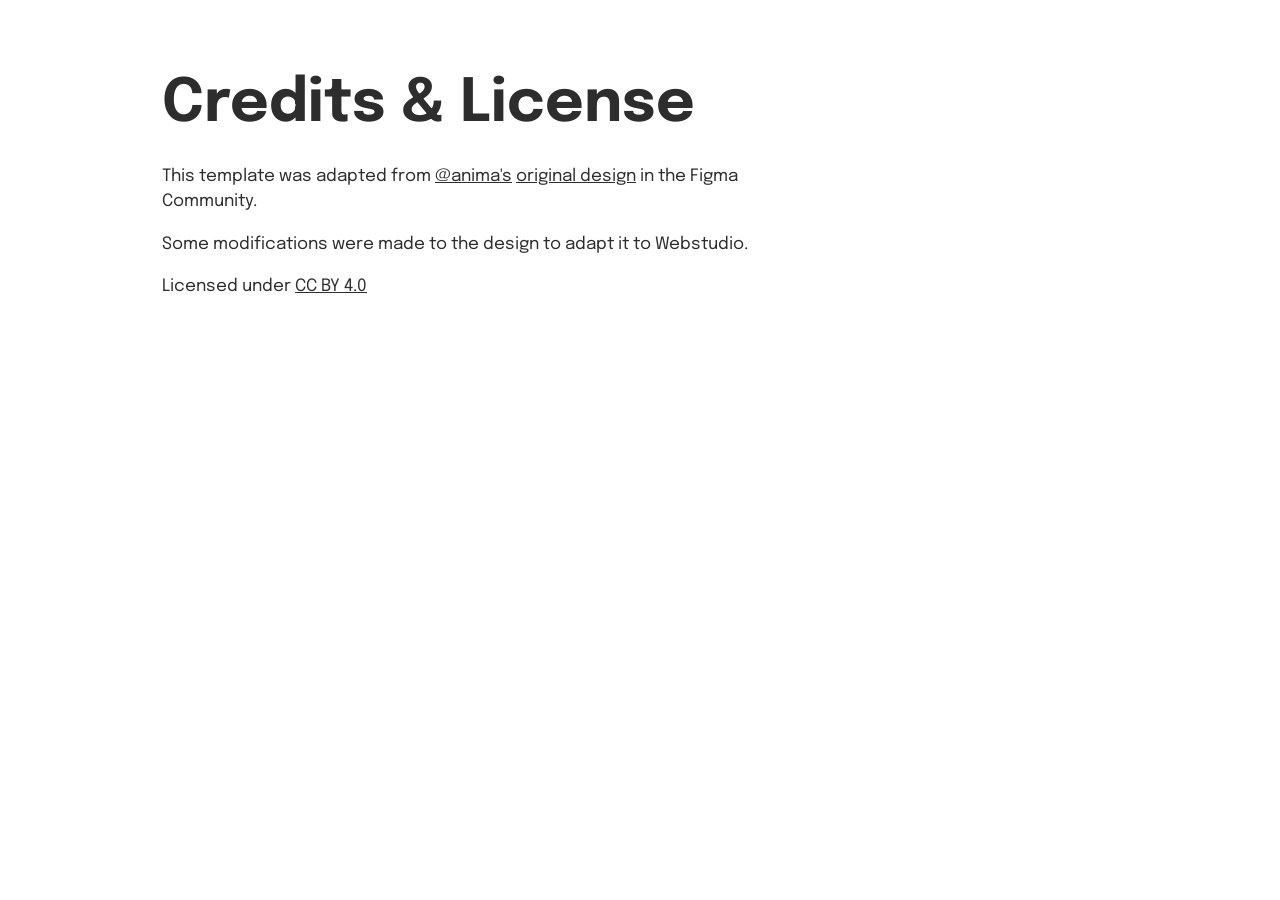
<file: credits/index.html>
<!doctype html>
<html
  lang="en"
  data-ws-project="bce741a2-b051-4b87-af32-7b1d124b80f1"
  data-ws-last-published="2025-10-18T07:23:39.091Z"
>
  <head>
    <link
      rel="stylesheet"
      type="text/css"
      href="/assets/static/app_generated_index-6937cd5a.WGC4df85.css"
    />
    <meta charset="UTF-8" />
    <meta name="viewport" content="width=device-width,initial-scale=1" />
    <meta property="og:url" content="https://url/credits" />
    <title>Credits</title>
    <meta property="og:title" content="Credits" />
    <meta property="og:type" content="website" />
    <meta property="og:site_name" content="Visual Designer" />
    <meta name="robots" content="noindex, nofollow" />
    <meta property="twitter:card" content="summary_large_image" />
    <link rel="icon" href="/assets/logo_r1qaJQiri6sK3rPyq-Sar.svg" />
    <link
      rel="preload"
      href="/assets/Epilogue-VariableFont_wght_UMmD5uKuAMfCr3au74g5m.ttf"
      as="font"
      crossorigin="anonymous"
    />
    <script type="application/ld+json">
      {
        "@context": "https://schema.org",
        "@type": "WebSite",
        "name": "Visual Designer",
        "url": "https://url"
      }
    </script>
  </head>
  <body class="w-body">
    <div class="w-box">
      <main class="w-box">
        <section class="w-box c33xfh3 c1mzb2kd">
          <div
            class="w-box c1357293 c9jnjeu c5tmc3l c1ldum37 czr2pxy c155uc7w cry9bxc c1lfjoq7 cn6056e c1117wcl"
          >
            <h1 class="w-heading c11nr3ex c10r87ok c11dowh9 c32myit cwrra4i">
              Credits &amp; License
            </h1>
            <div class="w-box c1rco612">
              <p class="w-paragraph">
                This template was adapted from
                <a
                  href="https://www.figma.com/@anima"
                  target="_blank"
                  class="w-rich-text-link czdbake cld4m44 c180fws7 c1e9wxra c1c9nyn co9inq6 c18nx7en c13zjl4p cl60rel c1ib9cr2 cnsdrup"
                  >@anima&#x27;s</a
                >
                <a
                  href="https://www.figma.com/community/file/1095695980466714349"
                  target="_blank"
                  class="w-rich-text-link czdbake cld4m44 c180fws7 c1e9wxra c1c9nyn co9inq6 c18nx7en c13zjl4p cl60rel c1ib9cr2 cnsdrup"
                  >original design</a
                >
                in the Figma Community.
              </p>
              <p class="w-paragraph">
                Some modifications were made to the design to adapt it to
                Webstudio.
              </p>
              <p class="w-paragraph">
                Licensed under
                <a
                  href="https://creativecommons.org/licenses/by/4.0/"
                  target="_blank"
                  class="w-rich-text-link czdbake cld4m44 c180fws7 c1e9wxra c1c9nyn co9inq6 c18nx7en c13zjl4p cl60rel c1ib9cr2 cnsdrup"
                  >CC BY 4.0</a
                >
              </p>
            </div>
          </div>
        </section>
      </main>
    </div>
    <script id="vike_pageContext" type="application/json">
      {
        "_urlRewrite": null,
        "pageId": "/pages/credits",
        "routeParams": {},
        "data": {
          "url": "https://url/credits",
          "system": { "params": {}, "search": {}, "origin": "https://url" },
          "resources": {},
          "pageMeta": {
            "title": "Credits",
            "description": "",
            "excludePageFromSearch": true,
            "language": "",
            "socialImageAssetName": "!undefined",
            "socialImageUrl": "",
            "status": 200,
            "redirect": "",
            "custom": []
          }
        }
      }
    </script>
    <script id="vike_globalContext" type="application/json">
      {}
    </script>
    <script
      src="/assets/entries/entry-server-routing.Dtyrmmjp.js"
      type="module"
      async
    ></script>
    <link
      rel="modulepreload"
      href="/assets/entries/pages_credits.W-pGnNh8.js"
      as="script"
      type="text/javascript"
    /><link
      rel="modulepreload"
      href="/assets/chunks/chunk-20czwwt3.js"
      as="script"
      type="text/javascript"
    />
  </body>
</html>
</file>
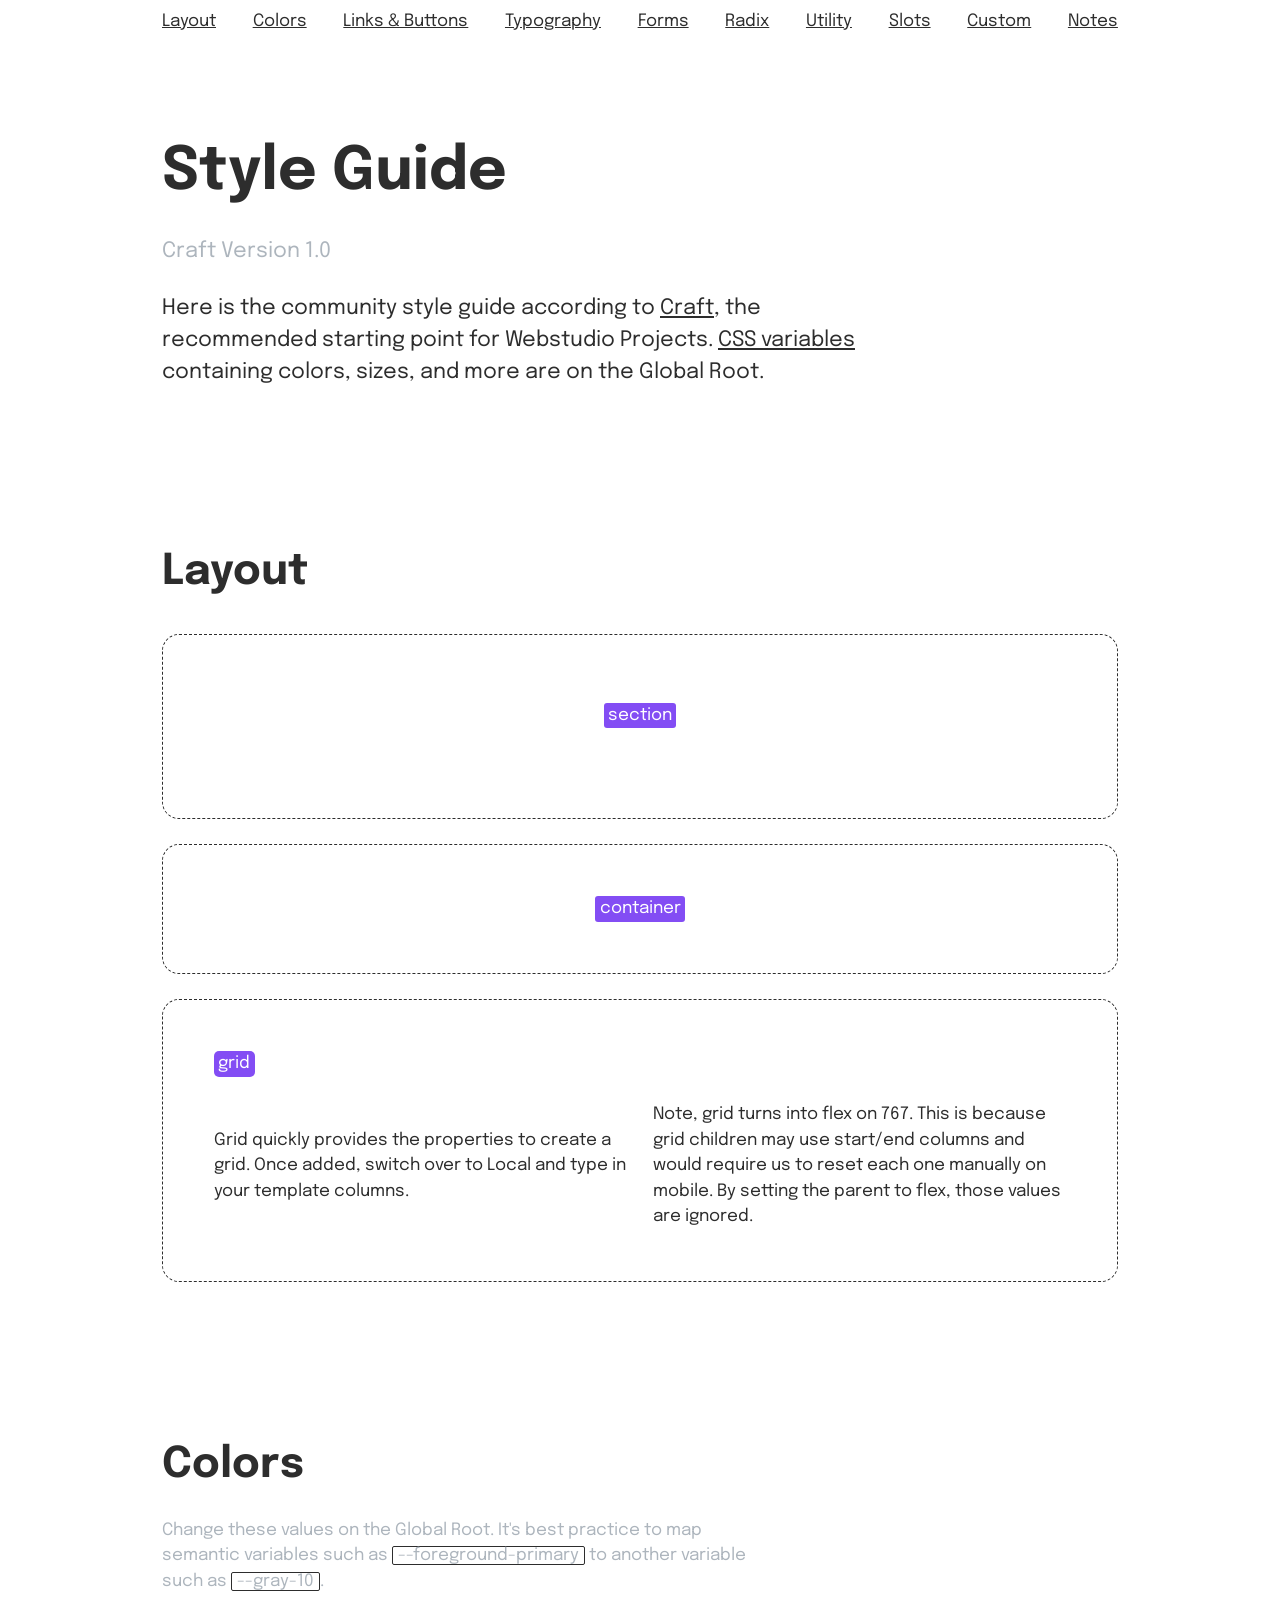
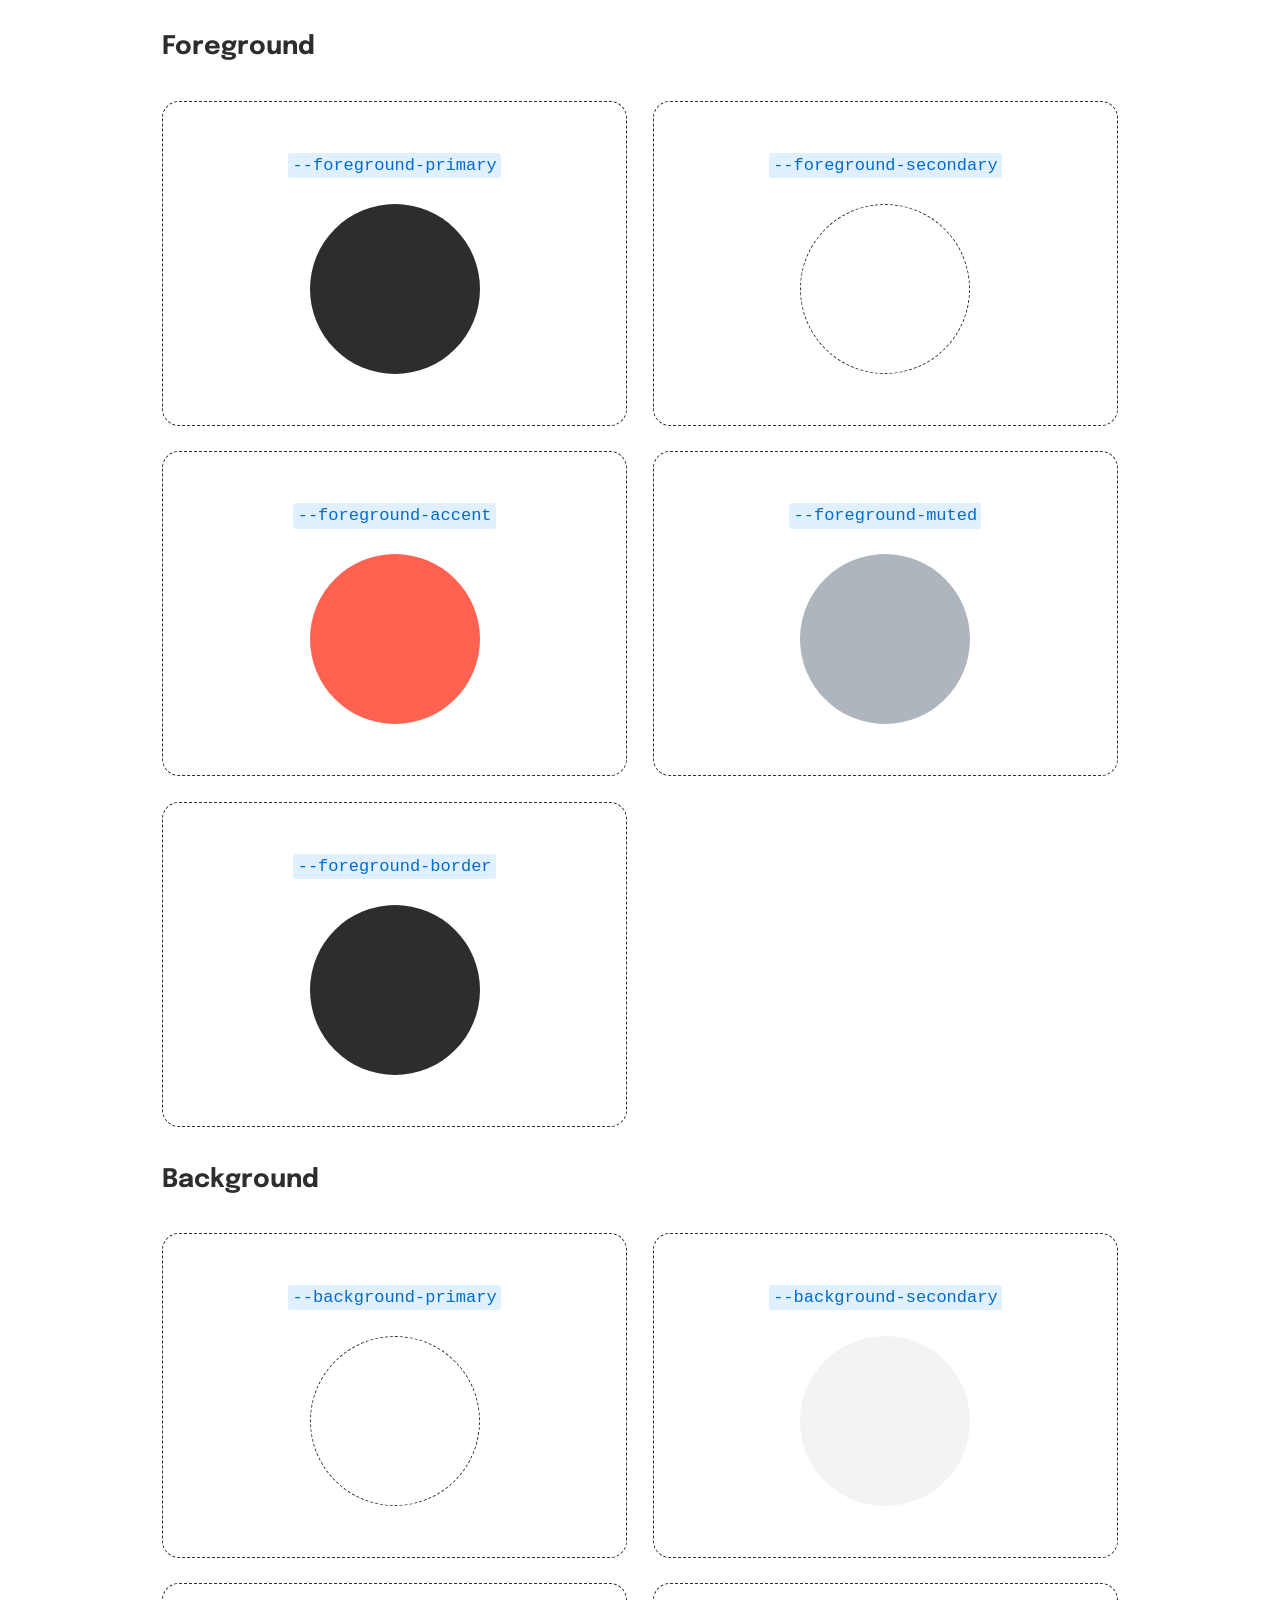
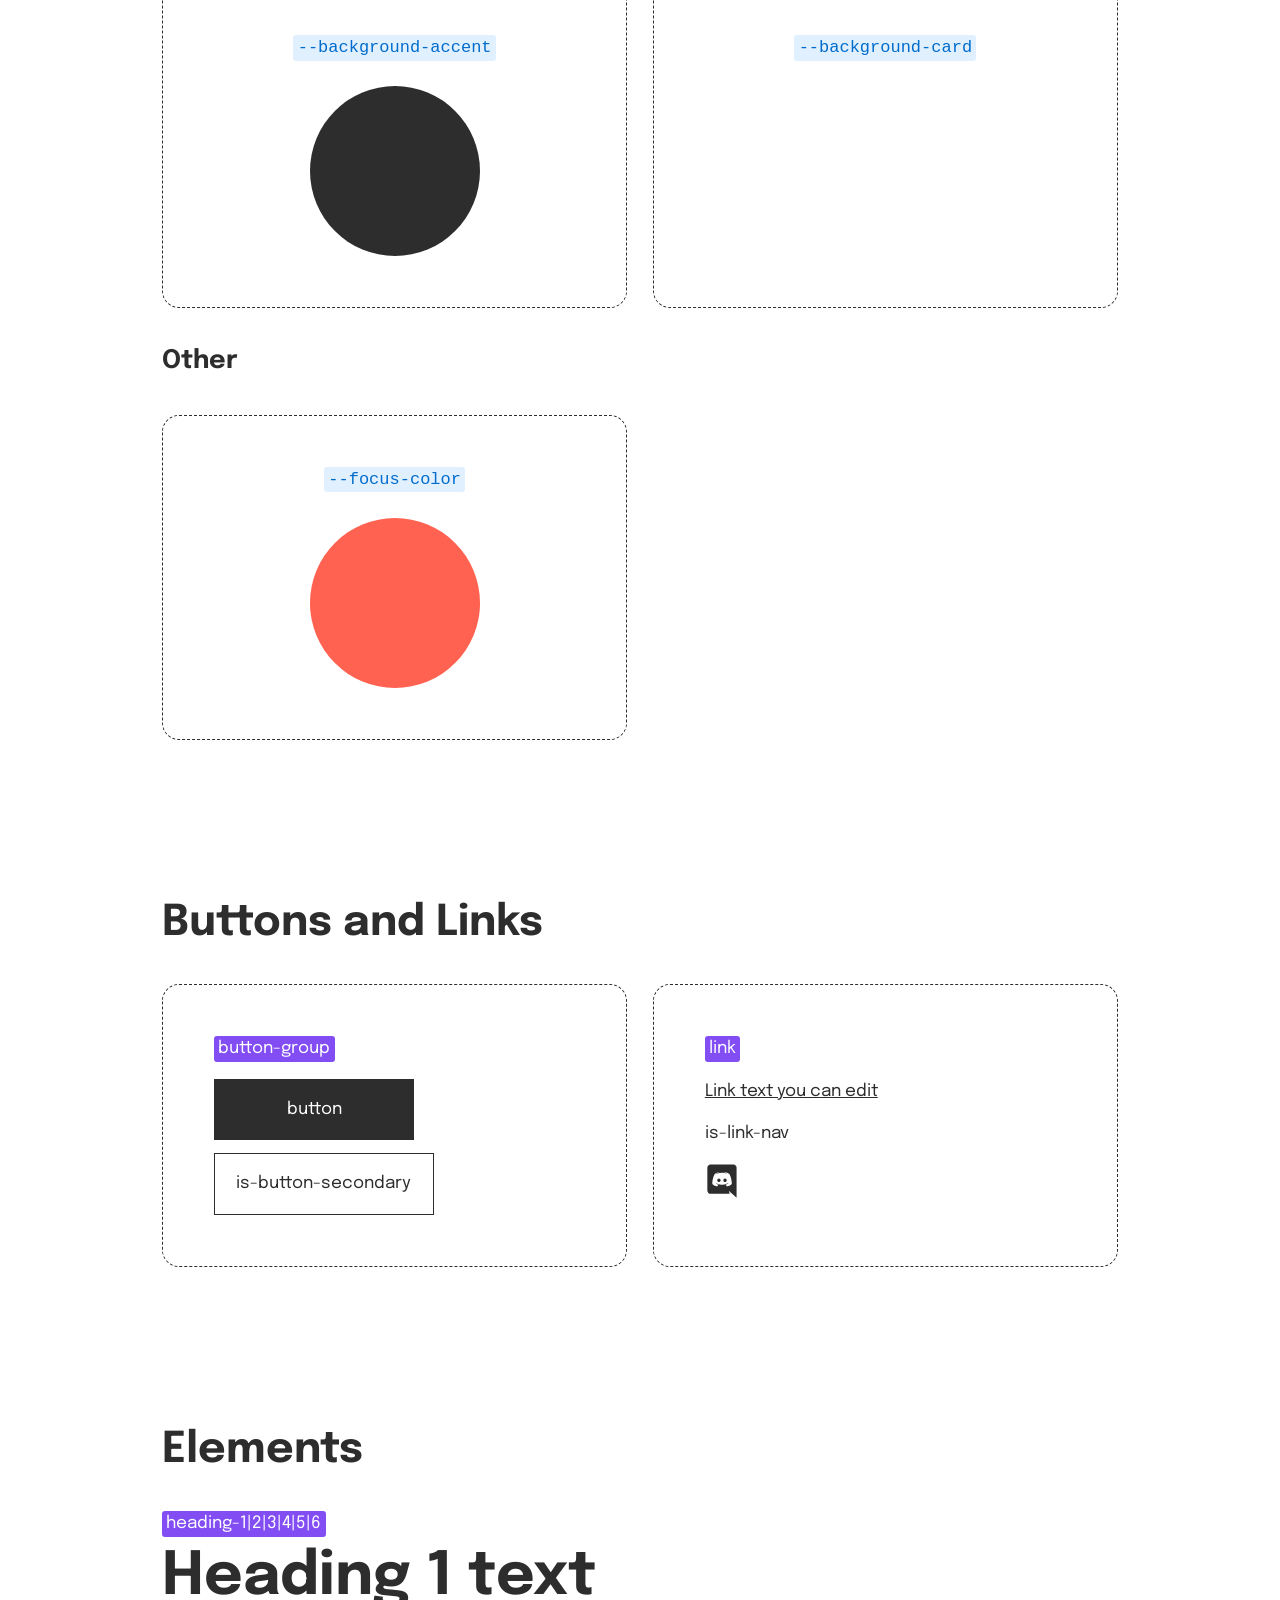
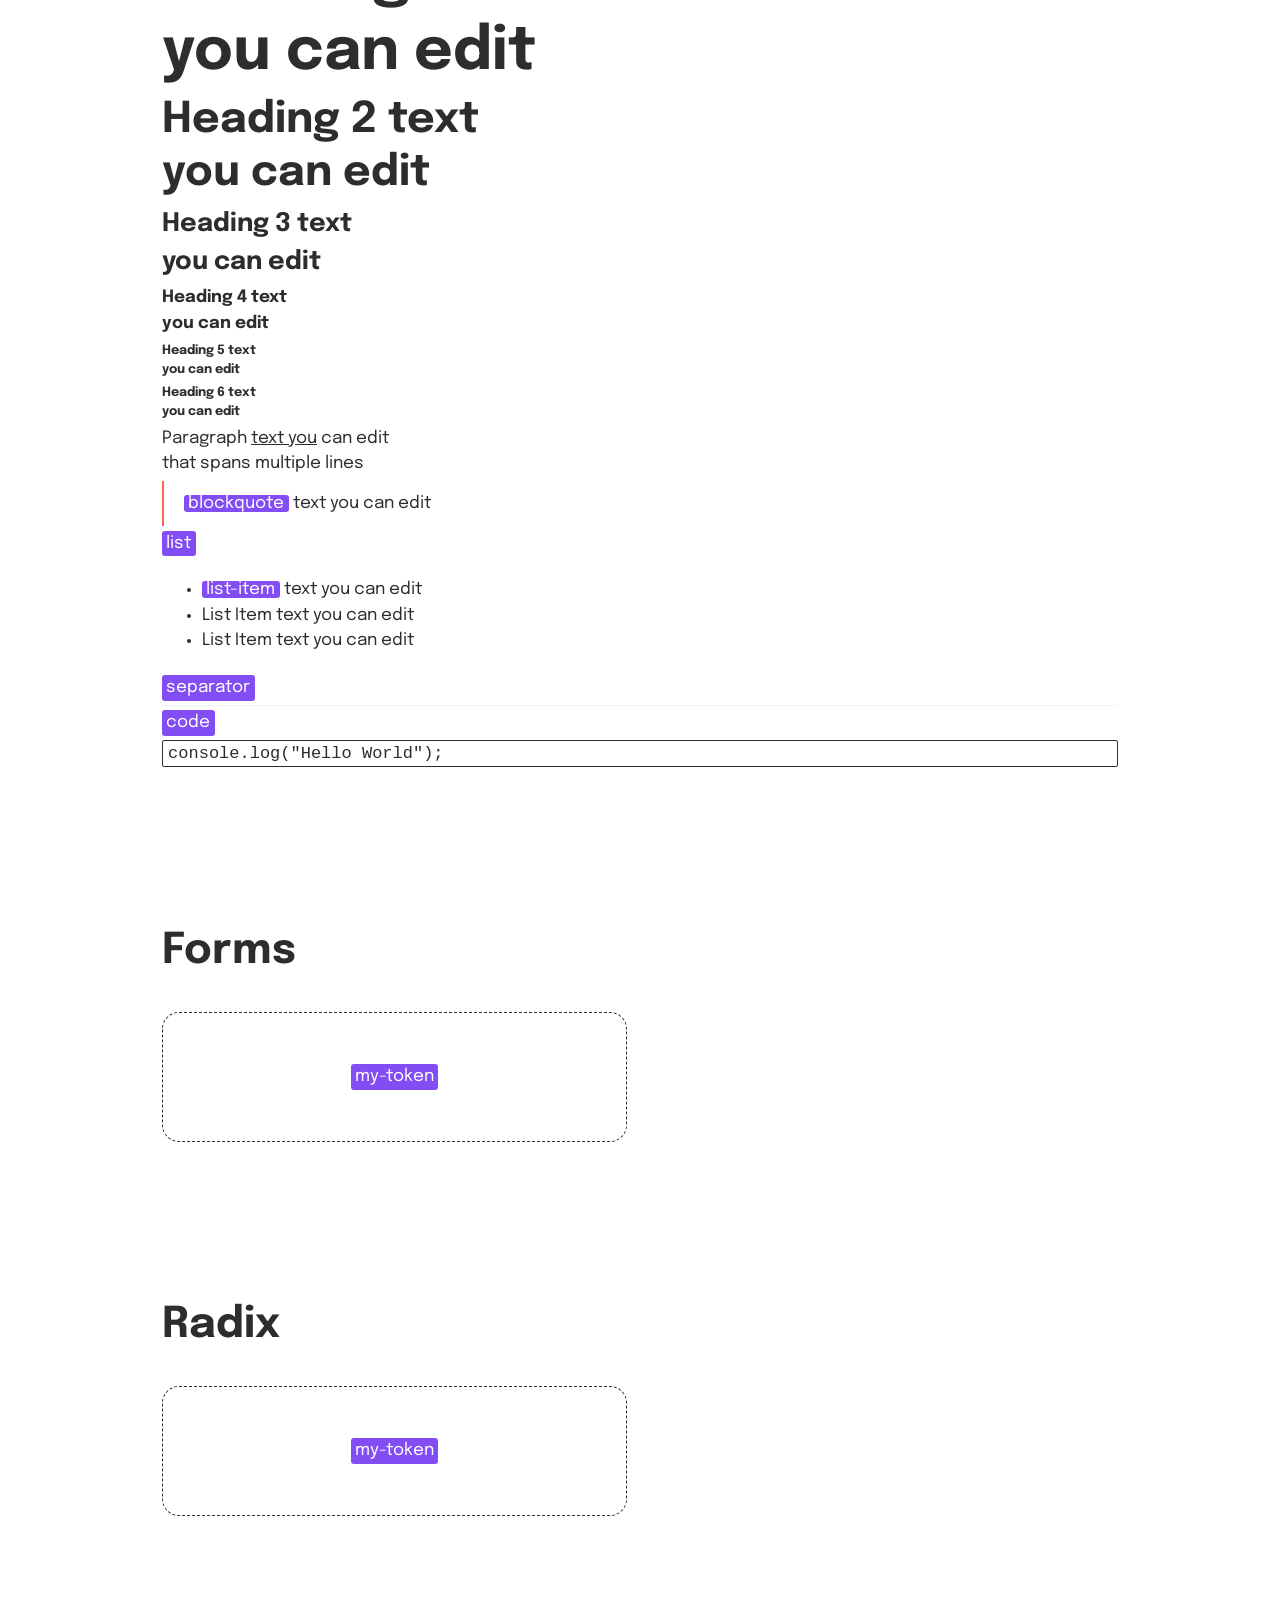
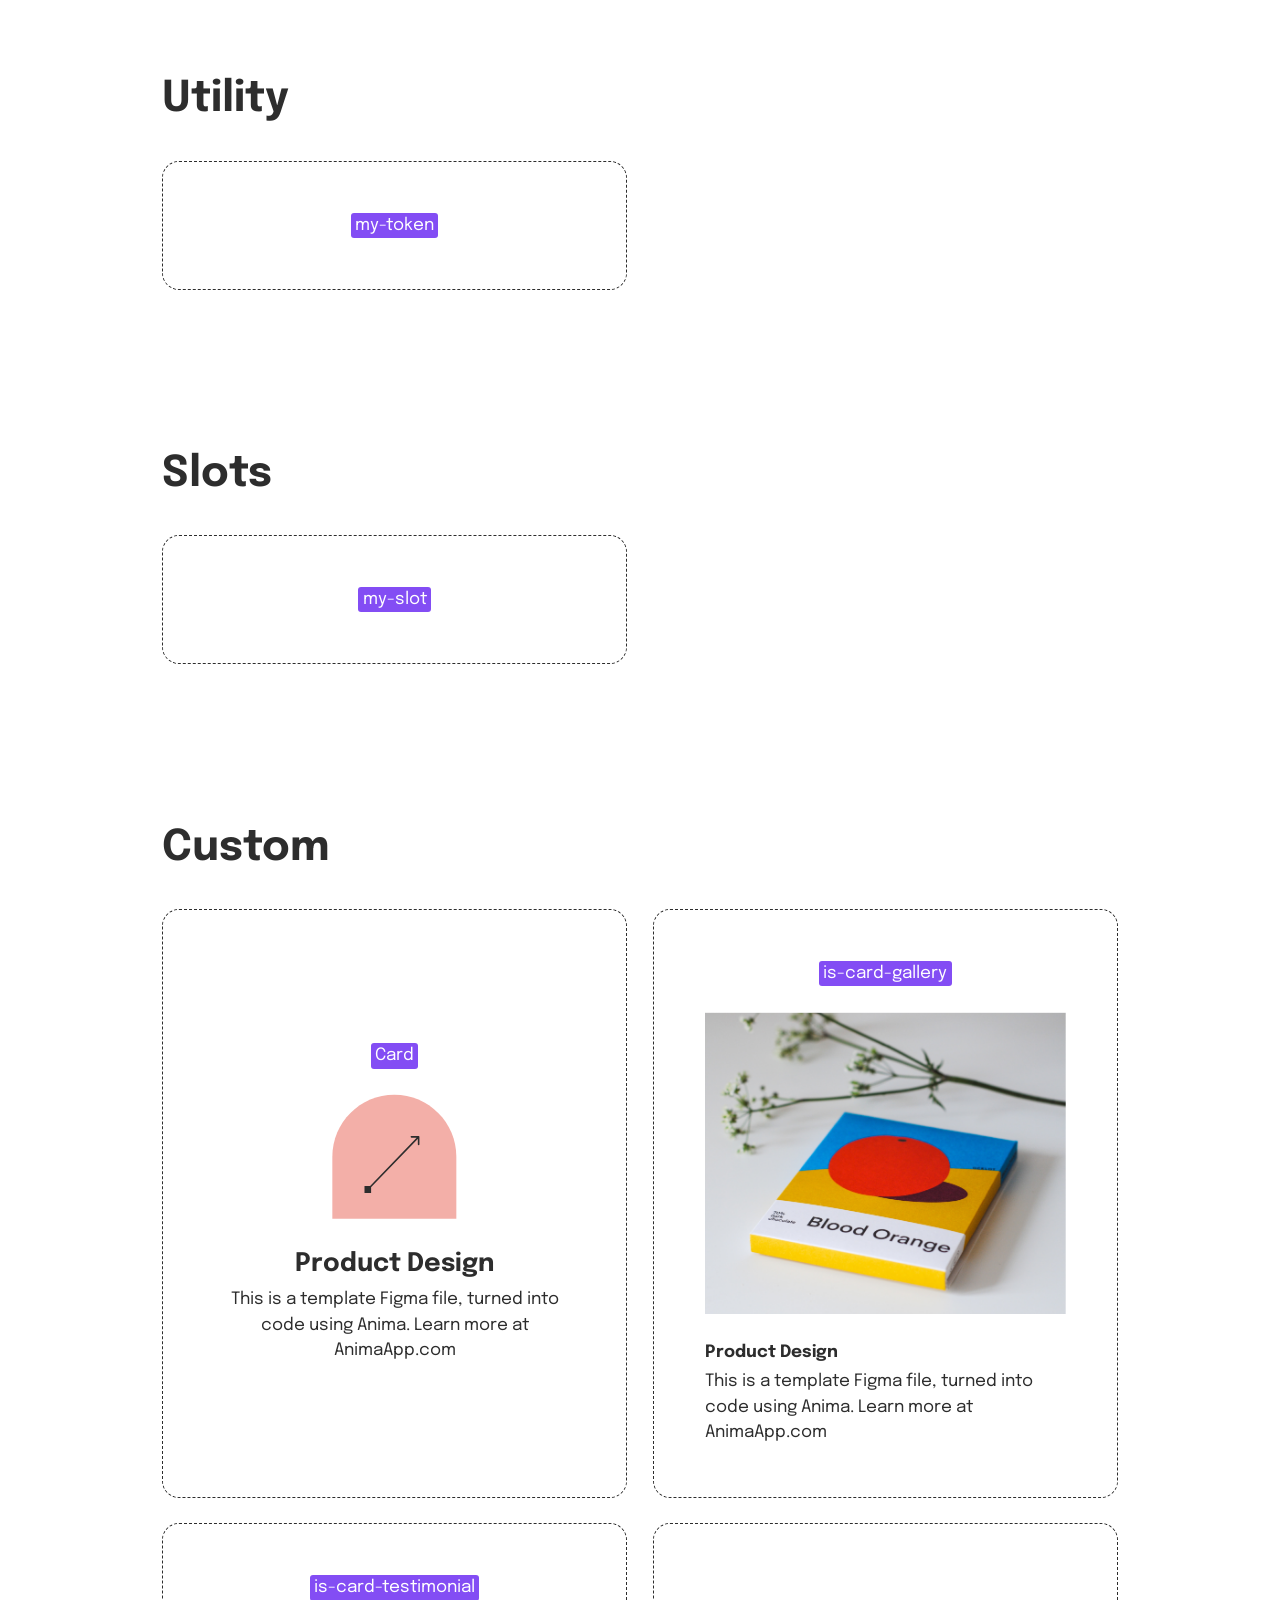
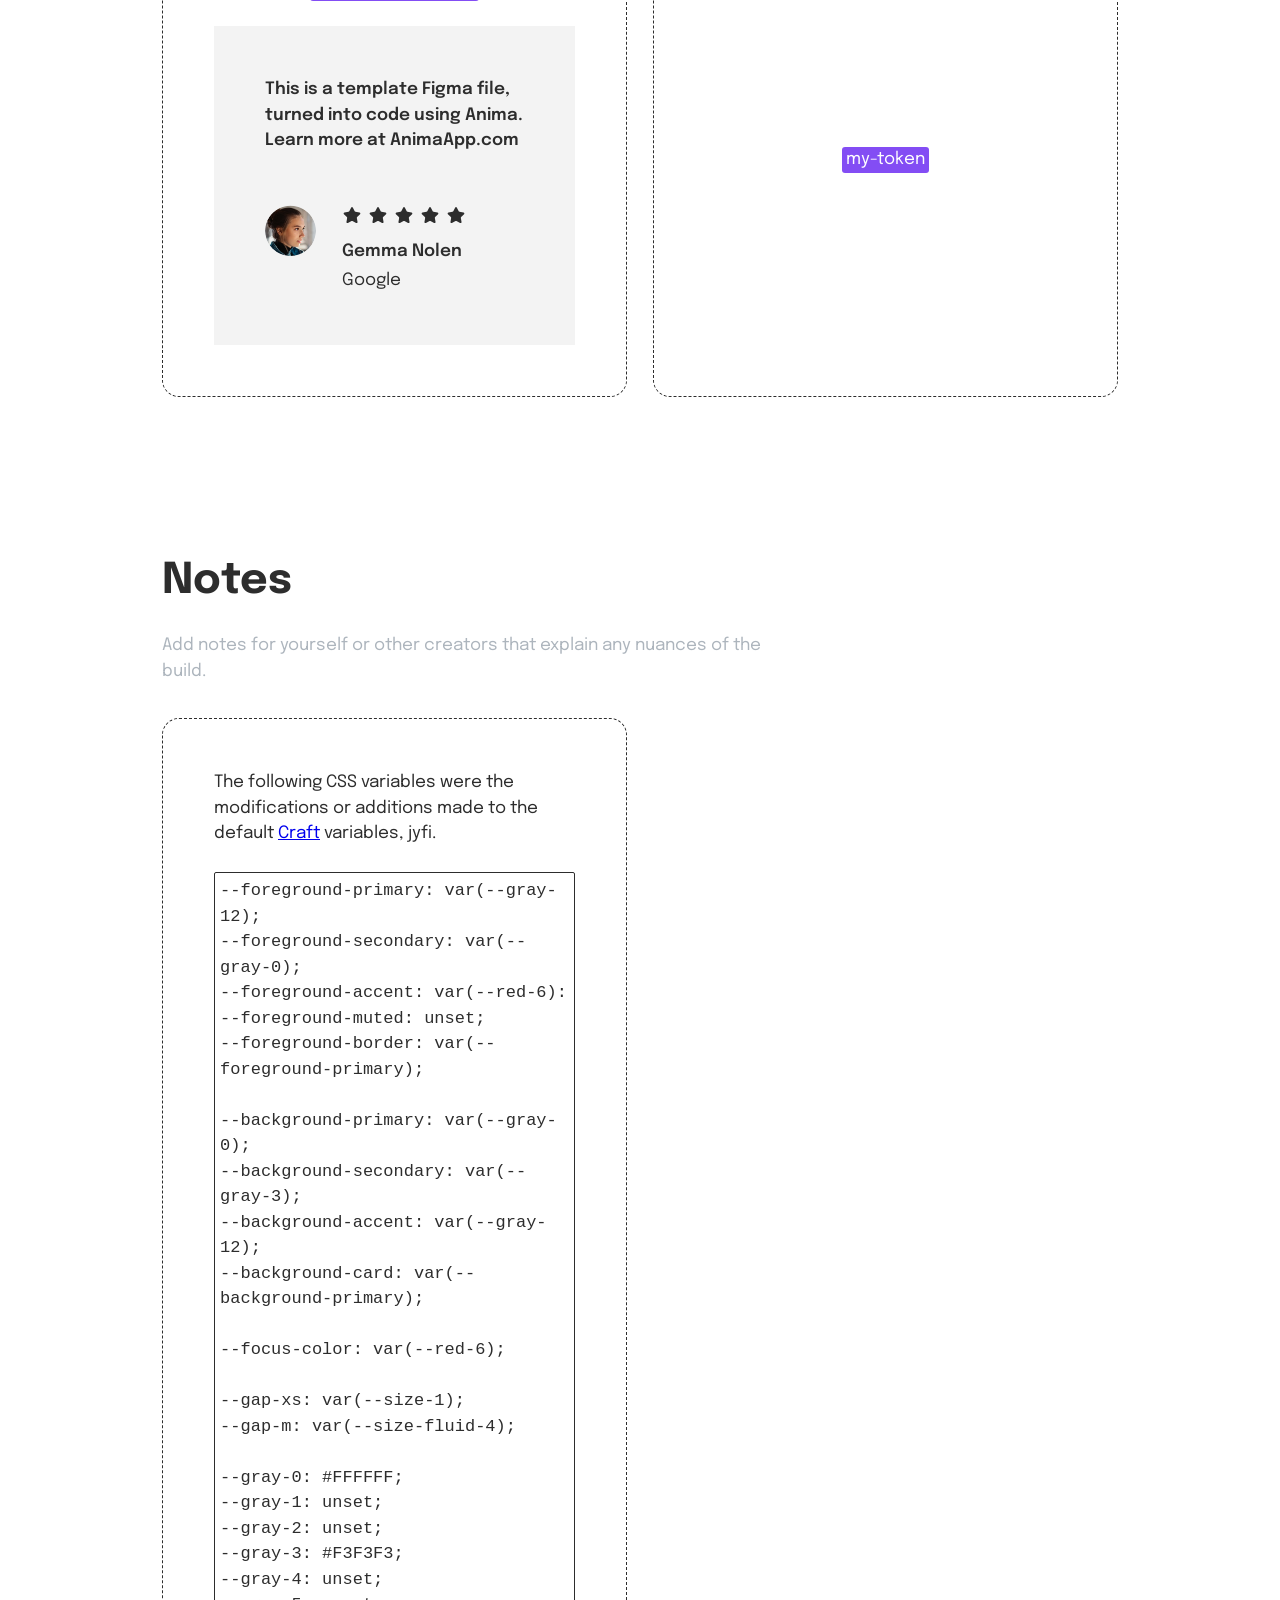
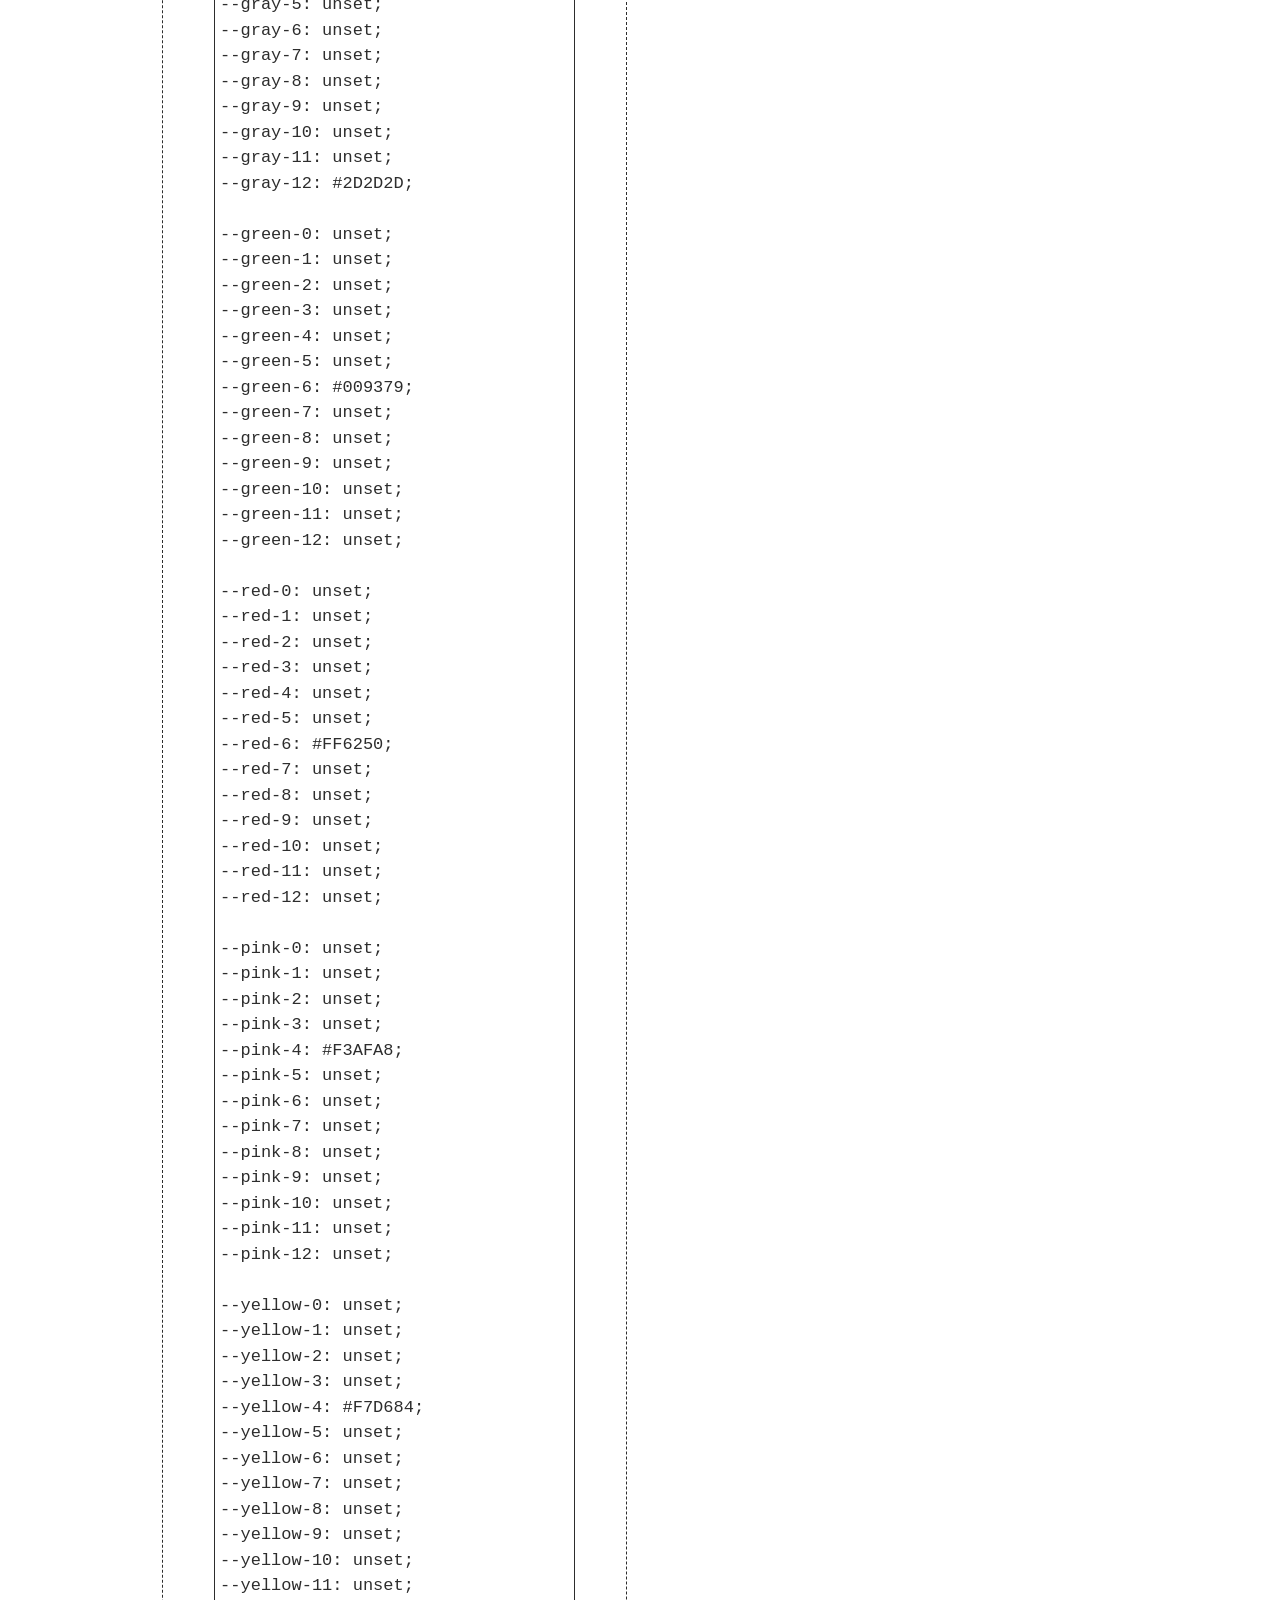
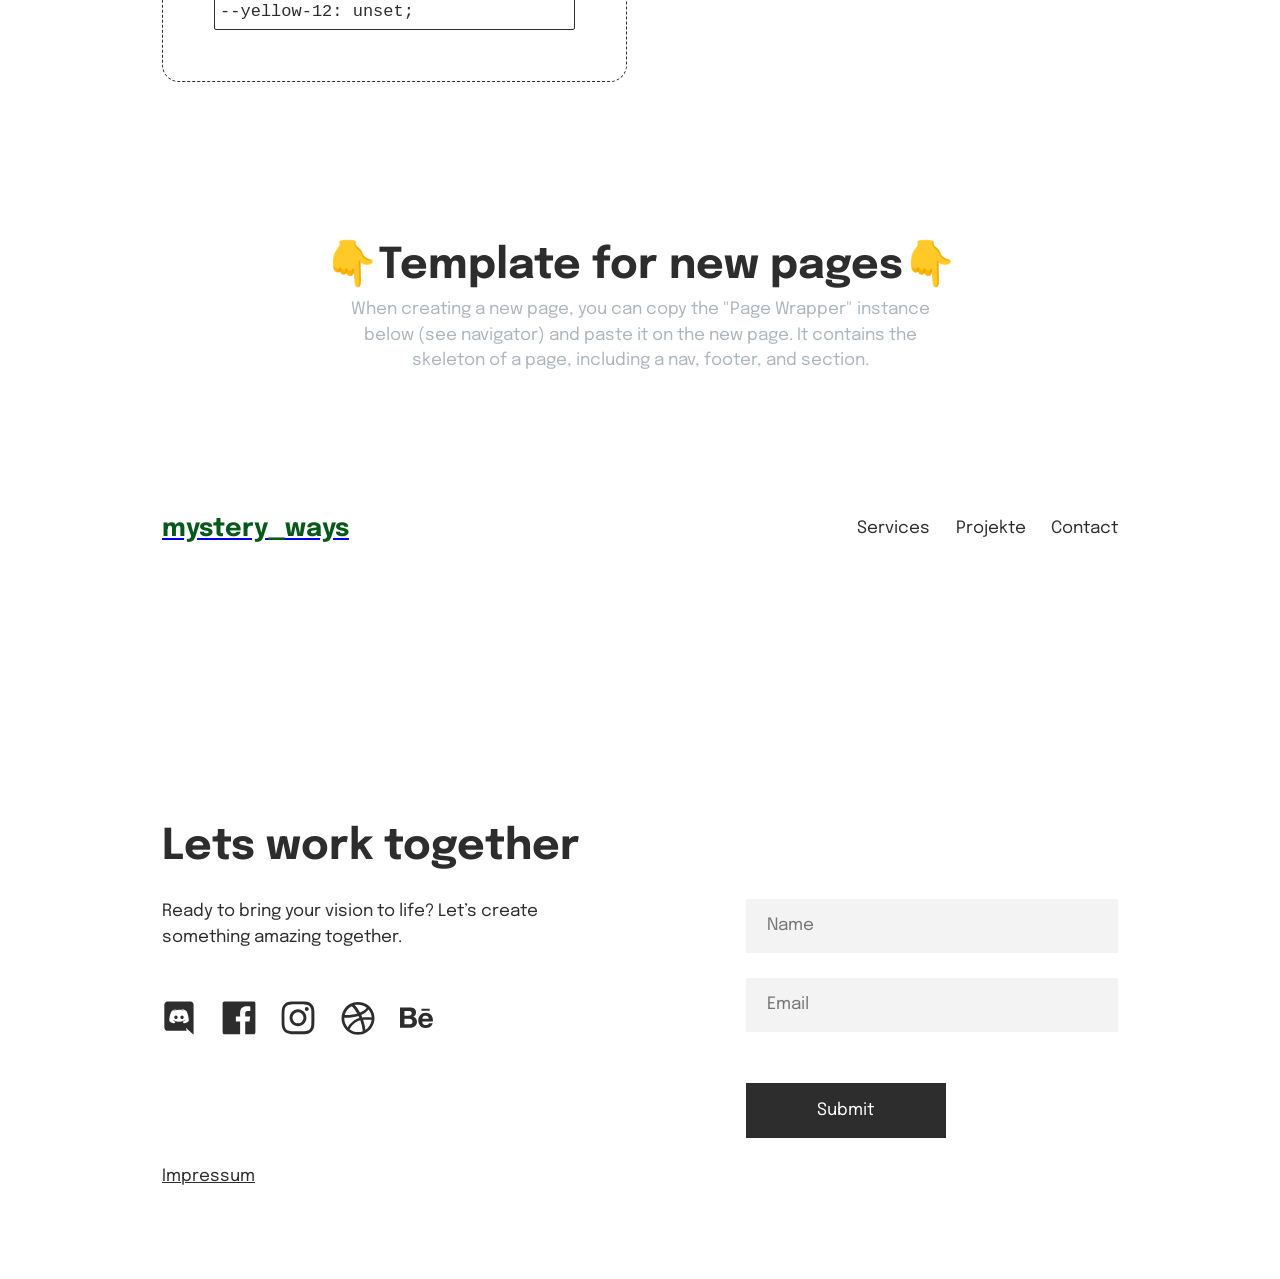
<file: style-guide/index.html>
<!doctype html>
<html
  lang="en"
  data-ws-project="bce741a2-b051-4b87-af32-7b1d124b80f1"
  data-ws-last-published="2025-10-18T07:23:39.091Z"
>
  <head>
    <link
      rel="stylesheet"
      type="text/css"
      href="/assets/static/app_generated_index-6937cd5a.WGC4df85.css"
    />
    <meta charset="UTF-8" />
    <meta name="viewport" content="width=device-width,initial-scale=1" />
    <meta property="og:url" content="https://url/style-guide" />
    <title>Untitled</title>
    <meta property="og:title" content="Untitled" />
    <meta property="og:type" content="website" />
    <meta property="og:site_name" content="Visual Designer" />
    <meta name="robots" content="noindex, nofollow" />
    <meta property="twitter:card" content="summary_large_image" />
    <link rel="icon" href="/assets/logo_r1qaJQiri6sK3rPyq-Sar.svg" />
    <link
      rel="preload"
      href="/assets/Epilogue-VariableFont_wght_UMmD5uKuAMfCr3au74g5m.ttf"
      as="font"
      crossorigin="anonymous"
    />
    <script type="application/ld+json">
      {
        "@context": "https://schema.org",
        "@type": "WebSite",
        "name": "Visual Designer",
        "url": "https://url"
      }
    </script>
  </head>
  <body id="top" class="w-body">
    <div class="w-box c33xfh3 c1mzb2kd">
      <div
        class="w-box c1357293 c9jnjeu c5tmc3l c1ldum37 czr2pxy c155uc7w cry9bxc c1lfjoq7 c11ykhog c1kt5iwx"
      >
        <div class="w-box cry9bxc c1lfjoq7 c1z0l37u c1ml0hr7 cbmc0x9">
          <h1 class="w-heading c11nr3ex c10r87ok c11dowh9 c32myit cwrra4i">
            Style Guide
          </h1>
          <div class="w-text c1nkzcyu che9upb">Craft Version 1.0</div>
          <p class="w-paragraph cz5g8eb c1nkzcyu">
            Here is the community style guide according to
            <a
              href="https://docs.webstudio.is/university/craft"
              target="_blank"
              class="w-rich-text-link czdbake cld4m44 c180fws7 c1e9wxra c1c9nyn co9inq6 c18nx7en c13zjl4p cl60rel c1ib9cr2 cnsdrup"
              >Craft</a
            >, the recommended starting point for Webstudio Projects.
            <a
              href="https://docs.webstudio.is/university/foundations/css-variables"
              target="_blank"
              class="w-rich-text-link czdbake cld4m44 c180fws7 c1e9wxra c1c9nyn co9inq6 c18nx7en c13zjl4p cl60rel c1ib9cr2 cnsdrup"
              >CSS variables</a
            >
            containing colors, sizes, and more are on the Global Root.
          </p>
        </div>
        <div
          id="layout"
          class="w-box cry9bxc c1lfjoq7 cdq89vd c1tcoltv c1778y6x"
        >
          <div class="w-box cry9bxc c1lfjoq7 c1z0l37u c1ml0hr7 cbmc0x9">
            <h2 class="w-heading c1dxq9cf c10r87ok c11dowh9 c32myit cwrra4i">
              Layout
            </h2>
          </div>
          <div class="w-box copqmak c9sypx0 c1w3ahi2 c3zdkj3 c1lcvbhc">
            <div
              class="w-box c12n5uks csb0ifw cg5j03k c8od1c4 cry9bxc c1qyy4dh ct02u4h c33xfh3 c1mzb2kd c1vaudkt cci8rp4 c1fhkm63 clv8gve c1lfjoq7 cll3pt2 c1gy5yet ck4tzbx"
            >
              <div
                class="w-text c1yehcfp cbvffy can94pj c1p3n7hw c1qom380 c1pn4vw7 cczo11 c1tnvyeo c1pm51o8 c18tatc1"
              >
                section
              </div>
            </div>
            <div
              class="w-box c12n5uks csb0ifw cg5j03k c8od1c4 cry9bxc c1qyy4dh ct02u4h c2keyc8 cnkorcr c1ldum37 c5tmc3l c1fhkm63 clv8gve c1lfjoq7 ca4qjwu c1cdc69r c1357293 c9jnjeu czr2pxy c155uc7w ck4tzbx"
            >
              <div
                class="w-text c1yehcfp cbvffy can94pj c1p3n7hw c1qom380 c1pn4vw7 cczo11 c1tnvyeo c1pm51o8 c18tatc1"
              >
                container
              </div>
            </div>
            <div
              class="w-box c12n5uks csb0ifw cg5j03k c8od1c4 copqmak c1qyy4dh ct02u4h c1fhkm63 clv8gve c1lfjoq7 c10zkoym ct8c5y2 c1f64byh ck4tzbx c1g7fxd7 cx6c9kw c174sw29"
            >
              <div class="w-box c7rvndl c2w8hv4">
                <div
                  class="w-text c1yehcfp c1umavhe caipwxg cbvffy can94pj cuccfz7 cir85gx c1qom380 cr8yqfm c1ufwdzl c5blvcv cml0h3f c5m8ase clv8gve"
                >
                  grid
                </div>
              </div>
              <div class="w-box">
                <p class="w-paragraph">
                  Grid quickly provides the properties to create a grid. Once
                  added, switch over to Local and type in your template columns.
                </p>
              </div>
              <div class="w-box">
                <p class="w-paragraph">
                  Note, grid turns into flex on 767. This is because grid
                  children may use start/end columns and would require us to
                  reset each one manually on mobile. By setting the parent to
                  flex, those values are ignored.
                </p>
              </div>
            </div>
          </div>
        </div>
        <div
          id="colors"
          class="w-box cry9bxc c1lfjoq7 cdq89vd c1tcoltv c1778y6x"
        >
          <div class="w-box cry9bxc c1lfjoq7 c1z0l37u c1ml0hr7 cbmc0x9">
            <h2 class="w-heading c1dxq9cf c10r87ok c11dowh9 c32myit cwrra4i">
              Colors
            </h2>
            <p class="w-paragraph che9upb c1rco612">
              Change these values on the Global Root. It&#x27;s best practice to
              map semantic variables such as
              <span
                class="w-text-1 c2i0393 c19evryj cntnubm c16hrg7f c12vy3a5 cuwcd3w c1qakuu0 cz20ayj"
                >--foreground-primary</span
              >
              to another variable such as
              <span
                class="w-text-1 c2i0393 c19evryj cntnubm c16hrg7f c12vy3a5 cuwcd3w c1qakuu0 cz20ayj"
                >--gray-10</span
              >.
            </p>
          </div>
          <h3 class="w-heading cuoke4w c11dowh9 c32myit cwrra4i">Foreground</h3>
          <div class="w-box copqmak c1f64byh c1w3ahi2 c3zdkj3 c1lcvbhc">
            <div
              class="w-box c12n5uks csb0ifw cg5j03k c8od1c4 cry9bxc c1qyy4dh ct02u4h c1fhkm63 clv8gve c1lfjoq7 cll3pt2 c1gy5yet ck4tzbx c1g7fxd7"
            >
              <div
                class="w-text c1cty1eq cbvffy can94pj cdt4mfm c1qom380 c1pn4vw7 cczo11 c1tnvyeo c1pm51o8 c18tatc1 c16x0h2l"
              >
                --foreground-primary
              </div>
              <div
                class="w-box cagnu3j c1cx42qj c1nj04wn c1nitjp7 c195lvp6 c1hr6a6t c1s9lq31 c12y6bqh c6pvryr"
              ></div>
            </div>
            <div
              class="w-box c12n5uks csb0ifw cg5j03k c8od1c4 cry9bxc c1qyy4dh ct02u4h c1fhkm63 clv8gve c1lfjoq7 cll3pt2 c1gy5yet ck4tzbx c1g7fxd7"
            >
              <div
                class="w-text c1cty1eq cbvffy can94pj cdt4mfm c1qom380 c1pn4vw7 cczo11 c1tnvyeo c1pm51o8 c18tatc1 c16x0h2l"
              >
                --foreground-secondary
              </div>
              <div
                class="w-box cagnu3j c1cx42qj c1nj04wn c1nitjp7 c195lvp6 c1hr6a6t c1s9lq31 c1bd9ep2 ck4tzbx"
              ></div>
            </div>
            <div
              class="w-box c12n5uks csb0ifw cg5j03k c8od1c4 cry9bxc c1qyy4dh ct02u4h c1fhkm63 clv8gve c1lfjoq7 cll3pt2 c1gy5yet ck4tzbx c1g7fxd7"
            >
              <div
                class="w-text c1cty1eq cbvffy can94pj cdt4mfm c1qom380 c1pn4vw7 cczo11 c1tnvyeo c1pm51o8 c18tatc1 c16x0h2l"
              >
                --foreground-accent
              </div>
              <div
                class="w-box cagnu3j c1cx42qj c1nj04wn c1nitjp7 c195lvp6 c1hr6a6t c1s9lq31 cpp0nin c6pvryr"
              ></div>
            </div>
            <div
              class="w-box c12n5uks csb0ifw cg5j03k c8od1c4 cry9bxc c1qyy4dh ct02u4h c1fhkm63 clv8gve c1lfjoq7 cll3pt2 c1gy5yet ck4tzbx c1g7fxd7"
            >
              <div
                class="w-text c1cty1eq cbvffy can94pj cdt4mfm c1qom380 c1pn4vw7 cczo11 c1tnvyeo c1pm51o8 c18tatc1 c16x0h2l"
              >
                --foreground-muted
              </div>
              <div
                class="w-box cagnu3j c1cx42qj c1nj04wn c1nitjp7 c195lvp6 c1hr6a6t c1s9lq31 czt9u4x c6pvryr"
              ></div>
            </div>
            <div
              class="w-box c12n5uks csb0ifw cg5j03k c8od1c4 cry9bxc c1qyy4dh ct02u4h c1fhkm63 clv8gve c1lfjoq7 cll3pt2 c1gy5yet ck4tzbx c1g7fxd7"
            >
              <div
                class="w-text c1cty1eq cbvffy can94pj cdt4mfm c1qom380 c1pn4vw7 cczo11 c1tnvyeo c1pm51o8 c18tatc1 c16x0h2l"
              >
                --foreground-border
              </div>
              <div
                class="w-box cagnu3j c1cx42qj c1nj04wn c1nitjp7 c195lvp6 c1hr6a6t c1s9lq31 cchda18 c6pvryr"
              ></div>
            </div>
          </div>
          <h3 class="w-heading cuoke4w c11dowh9 c32myit cwrra4i">Background</h3>
          <div class="w-box copqmak c1f64byh c1w3ahi2 c3zdkj3 c1lcvbhc">
            <div
              class="w-box c12n5uks csb0ifw cg5j03k c8od1c4 cry9bxc c1qyy4dh ct02u4h c1fhkm63 clv8gve c1lfjoq7 cll3pt2 c1gy5yet ck4tzbx c1g7fxd7"
            >
              <div
                class="w-text c1cty1eq cbvffy can94pj cdt4mfm c1qom380 c1pn4vw7 cczo11 c1tnvyeo c1pm51o8 c18tatc1 c16x0h2l"
              >
                --background-primary
              </div>
              <div
                class="w-box cagnu3j c1cx42qj c1nj04wn c1nitjp7 c195lvp6 c1hr6a6t c1s9lq31 cvgv9nf ck4tzbx"
              ></div>
            </div>
            <div
              class="w-box c12n5uks csb0ifw cg5j03k c8od1c4 cry9bxc c1qyy4dh ct02u4h c1fhkm63 clv8gve c1lfjoq7 cll3pt2 c1gy5yet ck4tzbx c1g7fxd7"
            >
              <div
                class="w-text c1cty1eq cbvffy can94pj cdt4mfm c1qom380 c1pn4vw7 cczo11 c1tnvyeo c1pm51o8 c18tatc1 c16x0h2l"
              >
                --background-secondary
              </div>
              <div
                class="w-box cagnu3j c1cx42qj c1nj04wn c1nitjp7 c195lvp6 c1hr6a6t c1s9lq31 c1llqm3g c6pvryr"
              ></div>
            </div>
            <div
              class="w-box c12n5uks csb0ifw cg5j03k c8od1c4 cry9bxc c1qyy4dh ct02u4h c1fhkm63 clv8gve c1lfjoq7 cll3pt2 c1gy5yet ck4tzbx c1g7fxd7"
            >
              <div
                class="w-text c1cty1eq cbvffy can94pj cdt4mfm c1qom380 c1pn4vw7 cczo11 c1tnvyeo c1pm51o8 c18tatc1 c16x0h2l"
              >
                --background-accent
              </div>
              <div
                class="w-box cagnu3j c1cx42qj c1nj04wn c1nitjp7 c195lvp6 c1hr6a6t c1s9lq31 c1iv8y8b c6pvryr"
              ></div>
            </div>
            <div
              class="w-box c12n5uks csb0ifw cg5j03k c8od1c4 cry9bxc c1qyy4dh ct02u4h c1fhkm63 clv8gve c1lfjoq7 cll3pt2 c1gy5yet ck4tzbx c1g7fxd7"
            >
              <div
                class="w-text c1cty1eq cbvffy can94pj cdt4mfm c1qom380 c1pn4vw7 cczo11 c1tnvyeo c1pm51o8 c18tatc1 c16x0h2l"
              >
                --background-card
              </div>
              <div
                class="w-box cagnu3j c1cx42qj c1nj04wn c1nitjp7 c195lvp6 c1hr6a6t c1s9lq31 cow0ixc c6pvryr"
              ></div>
            </div>
          </div>
          <h3 class="w-heading cuoke4w c11dowh9 c32myit cwrra4i">Other</h3>
          <div class="w-box copqmak c1f64byh c1w3ahi2 c3zdkj3 c1lcvbhc">
            <div
              class="w-box c12n5uks csb0ifw cg5j03k c8od1c4 cry9bxc c1qyy4dh ct02u4h c1fhkm63 clv8gve c1lfjoq7 cll3pt2 c1gy5yet ck4tzbx c1g7fxd7"
            >
              <div
                class="w-text c1cty1eq cbvffy can94pj cdt4mfm c1qom380 c1pn4vw7 cczo11 c1tnvyeo c1pm51o8 c18tatc1 c16x0h2l"
              >
                --focus-color
              </div>
              <div
                class="w-box cagnu3j c1cx42qj c1nj04wn c1nitjp7 c195lvp6 c1hr6a6t c1s9lq31 c17o0p2u c6pvryr"
              ></div>
            </div>
          </div>
        </div>
        <div
          id="links-buttons"
          class="w-box cry9bxc c1lfjoq7 cdq89vd c1tcoltv c1778y6x"
        >
          <div class="w-box cry9bxc c1lfjoq7 c1z0l37u c1ml0hr7 cbmc0x9">
            <h2 class="w-heading c1dxq9cf c10r87ok c11dowh9 c32myit cwrra4i">
              Buttons and Links
            </h2>
          </div>
          <div class="w-box copqmak c1f64byh c1w3ahi2 c3zdkj3 c1lcvbhc">
            <div
              class="w-box c12n5uks csb0ifw cg5j03k c8od1c4 cry9bxc c16xs6ny c1wt8a7g c1fhkm63 clv8gve c1lfjoq7 c133lpx4 c14u5o53 ck4tzbx c1g7fxd7"
            >
              <div
                class="w-text c1yehcfp cbvffy can94pj c1p3n7hw c1qom380 c1pn4vw7 cczo11 c1tnvyeo c1pm51o8 c18tatc1"
              >
                button-group
              </div>
              <div
                class="w-box cry9bxc c1qyy4dh c1wt8a7g c17drxn3 cvj021w c15cml01"
              >
                <a
                  class="w-link c1uz1hxp cl8m66n c1b2tb9q c1xm4ef6 c1a8d7ts c122t6uk c1gut7ra cvyaqlm c1wn9gbn ckhl5v6 c135vpv5 c1nouzdk c1qom380 c1hz2opz c1c9nyn co9inq6 c18nx7en c13zjl4p cqrpgto cl60rel c1ib9cr2 cmpnn5a"
                  href="#"
                  >button</a
                ><a
                  class="w-link c1mtjugd c1e7helk c1b2tb9q c1xm4ef6 c1a8d7ts c122t6uk c1gut7ra cvyaqlm c1wn9gbn ckhl5v6 c135vpv5 c1nouzdk c1qom380 c1hz2opz c1c9nyn co9inq6 c18nx7en c13zjl4p ckz5c6u cl60rel c1ib9cr2 cmpnn5a"
                  href="#"
                  >is-button-secondary</a
                >
              </div>
            </div>
            <div
              class="w-box c12n5uks csb0ifw cg5j03k c8od1c4 cry9bxc c16xs6ny c1wt8a7g c1fhkm63 clv8gve c1lfjoq7 c133lpx4 c14u5o53 ck4tzbx c1g7fxd7"
            >
              <div
                class="w-text c1yehcfp cbvffy can94pj c1p3n7hw c1qom380 c1pn4vw7 cczo11 c1tnvyeo c1pm51o8 c18tatc1"
              >
                link
              </div>
              <a
                class="w-link czdbake cld4m44 c180fws7 c1e9wxra c1c9nyn co9inq6 c18nx7en c13zjl4p cl60rel c1ib9cr2 cnsdrup"
                href="#"
                >Link text you can edit</a
              ><a
                class="w-link czdbake cld4m44 c135vpv5 c1e9wxra c1c9nyn co9inq6 c18nx7en c13zjl4p cl60rel c1ib9cr2 cnsdrup"
                href="#"
                >is-link-nav</a
              ><a
                class="w-link czdbake csru8nn c180fws7 c1e9wxra c1c9nyn co9inq6 c18nx7en c13zjl4p c1xty5yn c1g1x4wk cl60rel c1ib9cr2 cnsdrup"
                href="#"
                ><div class="w-html-embed">
                  <svg
                    width="100%"
                    height="100%"
                    viewBox="0 0 26 29"
                    fill="none"
                    xmlns="http://www.w3.org/2000/svg"
                  >
                    <path
                      d="M10.3895 12.2844C9.57651 12.2844 8.93601 12.9969 8.93601 13.8669C8.93601 14.7339 9.59151 15.4494 10.3895 15.4494C11.201 15.4494 11.8415 14.7339 11.8415 13.8669C11.858 12.9954 11.201 12.2844 10.3895 12.2844ZM15.5915 12.2844C14.7785 12.2844 14.138 12.9969 14.138 13.8669C14.138 14.7339 14.7935 15.4494 15.5915 15.4494C16.403 15.4494 17.0435 14.7339 17.0435 13.8669C17.042 12.9954 16.403 12.2844 15.5915 12.2844Z"
                      fill="currentColor"
                    ></path>
                    <path
                      d="M22.517 0.327881H3.42051C3.036 0.328865 2.65545 0.405574 2.30058 0.553629C1.94572 0.701684 1.62349 0.918186 1.35229 1.19077C1.0811 1.46336 0.866253 1.78669 0.720018 2.14231C0.573782 2.49793 0.499023 2.87887 0.50001 3.26338V22.5294C0.50001 24.1539 1.81101 25.4649 3.42051 25.4649H19.58L18.8225 22.8264L20.648 24.5229L22.3715 26.1189L25.4375 28.8279V3.26338C25.4385 2.87887 25.3637 2.49793 25.2175 2.14231C25.0713 1.78669 24.8564 1.46336 24.5852 1.19077C24.314 0.918186 23.9918 0.701684 23.6369 0.553629C23.2821 0.405574 22.9015 0.328865 22.517 0.327881ZM17.015 18.9384C17.015 18.9384 16.502 18.3264 16.076 17.7819C17.942 17.2539 18.6545 16.0869 18.6545 16.0869C18.0695 16.4709 17.5145 16.7439 17.015 16.9299C15.1965 17.6909 13.194 17.8986 11.258 17.5269C10.5427 17.3864 9.84173 17.1805 9.16401 16.9119C8.80658 16.7761 8.45922 16.6152 8.12451 16.4304C8.08101 16.3989 8.03901 16.3869 7.99701 16.3584C7.97454 16.3477 7.9546 16.3324 7.93851 16.3134C7.68201 16.1724 7.53951 16.0734 7.53951 16.0734C7.53951 16.0734 8.22351 17.2134 10.034 17.7549C9.60651 18.2949 9.07851 18.9384 9.07851 18.9384C5.93001 18.8379 4.73451 16.7724 4.73451 16.7724C4.73451 12.1839 6.78651 8.46538 6.78651 8.46538C8.83851 6.92488 10.79 6.96838 10.79 6.96838L10.9325 7.13938C8.36751 7.88188 7.18401 9.00688 7.18401 9.00688C7.18401 9.00688 7.49901 8.83588 8.02551 8.59438C9.54951 7.92538 10.76 7.73938 11.2595 7.69588C11.345 7.68238 11.417 7.66738 11.5025 7.66738C13.9733 7.33441 16.4857 7.80398 18.6695 9.00688C18.6695 9.00688 17.543 7.93888 15.1205 7.19788L15.32 6.96988C15.32 6.96988 17.273 6.92638 19.3235 8.46688C19.3235 8.46688 21.3755 12.1854 21.3755 16.7739C21.3755 16.7739 20.165 18.8379 17.015 18.9384Z"
                      fill="currentColor"
                    ></path>
                  </svg></div
              ></a>
            </div>
          </div>
        </div>
        <div
          id="typography"
          class="w-box cry9bxc c1lfjoq7 cdq89vd c1tcoltv c1778y6x"
        >
          <div class="w-box cry9bxc c1lfjoq7 c1z0l37u c1ml0hr7 cbmc0x9">
            <h2 class="w-heading c1dxq9cf c10r87ok c11dowh9 c32myit cwrra4i">
              Elements
            </h2>
          </div>
          <div class="w-box cry9bxc c1lfjoq7 cn6056e c1117wcl">
            <div
              class="w-text c1yehcfp cbvffy can94pj c1p3n7hw c1qom380 c1pn4vw7 cczo11 c1tnvyeo c1pm51o8 c18tatc1"
            >
              heading-1|2|3|4|5|6
            </div>
            <h1 class="w-heading c11nr3ex c10r87ok c11dowh9 c32myit cwrra4i">
              Heading 1 text <br />you can edit
            </h1>
            <h1 class="w-heading c1dxq9cf c10r87ok c11dowh9 c32myit cwrra4i">
              Heading 2 text <br />you can edit
            </h1>
            <h1 class="w-heading cuoke4w c11dowh9 c32myit cwrra4i">
              Heading 3 text <br />you can edit
            </h1>
            <h1 class="w-heading c160atll c11dowh9 c32myit cwrra4i">
              Heading 4 text <br />you can edit
            </h1>
            <h1 class="w-heading c1kol985 c11dowh9 c32myit cwrra4i">
              Heading 5 text <br />you can edit
            </h1>
            <h1 class="w-heading c1kol985 c11dowh9 c32myit cwrra4i">
              Heading 6 text <br />you can edit
            </h1>
            <p class="w-paragraph">
              Paragraph
              <a
                class="w-rich-text-link czdbake cld4m44 c180fws7 c1e9wxra c1c9nyn co9inq6 c18nx7en c13zjl4p cl60rel c1ib9cr2 cnsdrup"
                href="#"
                >text you</a
              >
              can edit<br />that spans multiple lines
            </p>
            <blockquote
              class="w-blockquote cwrra4i c1mwdnfw cm42med cptxs8s csdfh58"
            >
              <span
                class="w-text-1 c1yehcfp cbvffy can94pj c1p3n7hw c1qom380 c1pn4vw7 cczo11 c1tnvyeo c1pm51o8 c18tatc1"
                >blockquote</span
              >
              text you can edit
            </blockquote>
            <div
              class="w-text c1yehcfp cbvffy can94pj c1p3n7hw c1qom380 c1pn4vw7 cczo11 c1tnvyeo c1pm51o8 c18tatc1"
            >
              list
            </div>
            <ul class="w-list">
              <li class="w-list-item">
                <span
                  class="w-text-1 c1yehcfp cbvffy can94pj c1p3n7hw c1qom380 c1pn4vw7 cczo11 c1tnvyeo c1pm51o8 c18tatc1"
                  >list-item</span
                >
                text you can edit
              </li>
              <li class="w-list-item">List Item text you can edit</li>
              <li class="w-list-item">List Item text you can edit</li>
            </ul>
            <div
              class="w-text c1yehcfp cbvffy can94pj c1p3n7hw c1qom380 c1pn4vw7 cczo11 c1tnvyeo c1pm51o8 c18tatc1"
            >
              separator
            </div>
            <hr class="w-separator c2uxojo czr2pxy c32myit cwrra4i" />
            <div
              class="w-text c1yehcfp cbvffy can94pj c1p3n7hw c1qom380 c1pn4vw7 cczo11 c1tnvyeo c1pm51o8 c18tatc1"
            >
              code
            </div>
            <code
              lang=""
              class="w-code-text c2i0393 c19evryj cntnubm c16hrg7f c12vy3a5 cuwcd3w c1qakuu0 cz20ayj"
              >console.log(&quot;Hello World&quot;);</code
            >
          </div>
        </div>
        <div
          id="forms"
          class="w-box cry9bxc c1lfjoq7 cdq89vd c1tcoltv c1778y6x"
        >
          <div class="w-box cry9bxc c1lfjoq7 c1z0l37u c1ml0hr7 cbmc0x9">
            <h2 class="w-heading c1dxq9cf c10r87ok c11dowh9 c32myit cwrra4i">
              Forms
            </h2>
          </div>
          <div class="w-box copqmak c1f64byh c1w3ahi2 c3zdkj3 c1lcvbhc">
            <div
              class="w-box c12n5uks csb0ifw cg5j03k c8od1c4 cry9bxc c1qyy4dh ct02u4h c1fhkm63 clv8gve c1lfjoq7 cll3pt2 c1gy5yet ck4tzbx c1g7fxd7"
            >
              <div
                class="w-text c1yehcfp cbvffy can94pj c1p3n7hw c1qom380 c1pn4vw7 cczo11 c1tnvyeo c1pm51o8 c18tatc1"
              >
                my-token
              </div>
            </div>
          </div>
        </div>
        <div
          id="radix"
          class="w-box cry9bxc c1lfjoq7 cdq89vd c1tcoltv c1778y6x"
        >
          <div class="w-box cry9bxc c1lfjoq7 c1z0l37u c1ml0hr7 cbmc0x9">
            <h2 class="w-heading c1dxq9cf c10r87ok c11dowh9 c32myit cwrra4i">
              Radix
            </h2>
          </div>
          <div class="w-box copqmak c1f64byh c1w3ahi2 c3zdkj3 c1lcvbhc">
            <div
              class="w-box c12n5uks csb0ifw cg5j03k c8od1c4 cry9bxc c1qyy4dh ct02u4h c1fhkm63 clv8gve c1lfjoq7 cll3pt2 c1gy5yet ck4tzbx c1g7fxd7"
            >
              <div
                class="w-text c1yehcfp cbvffy can94pj c1p3n7hw c1qom380 c1pn4vw7 cczo11 c1tnvyeo c1pm51o8 c18tatc1"
              >
                my-token
              </div>
            </div>
          </div>
        </div>
        <div
          id="utility"
          class="w-box cry9bxc c1lfjoq7 cdq89vd c1tcoltv c1778y6x"
        >
          <div class="w-box cry9bxc c1lfjoq7 c1z0l37u c1ml0hr7 cbmc0x9">
            <h2 class="w-heading c1dxq9cf c10r87ok c11dowh9 c32myit cwrra4i">
              Utility
            </h2>
          </div>
          <div class="w-box copqmak c1f64byh c1w3ahi2 c3zdkj3 c1lcvbhc">
            <div
              class="w-box c12n5uks csb0ifw cg5j03k c8od1c4 cry9bxc c1qyy4dh ct02u4h c1fhkm63 clv8gve c1lfjoq7 cll3pt2 c1gy5yet ck4tzbx c1g7fxd7"
            >
              <div
                class="w-text c1yehcfp cbvffy can94pj c1p3n7hw c1qom380 c1pn4vw7 cczo11 c1tnvyeo c1pm51o8 c18tatc1"
              >
                my-token
              </div>
            </div>
          </div>
        </div>
        <div
          id="slots"
          class="w-box cry9bxc c1lfjoq7 cdq89vd c1tcoltv c1778y6x"
        >
          <div class="w-box cry9bxc c1lfjoq7 c1z0l37u c1ml0hr7 cbmc0x9">
            <h2 class="w-heading c1dxq9cf c10r87ok c11dowh9 c32myit cwrra4i">
              Slots
            </h2>
          </div>
          <div class="w-box copqmak c1f64byh c1w3ahi2 c3zdkj3 c1lcvbhc">
            <div
              class="w-box c12n5uks csb0ifw cg5j03k c8od1c4 cry9bxc c1qyy4dh ct02u4h c1fhkm63 clv8gve c1lfjoq7 cll3pt2 c1gy5yet ck4tzbx c1g7fxd7"
            >
              <div
                class="w-text c1yehcfp cbvffy can94pj c1p3n7hw c1qom380 c1pn4vw7 cczo11 c1tnvyeo c1pm51o8 c18tatc1"
              >
                my-slot
              </div>
            </div>
          </div>
        </div>
        <div
          id="custom"
          class="w-box cry9bxc c1lfjoq7 cdq89vd c1tcoltv c1778y6x"
        >
          <div class="w-box cry9bxc c1lfjoq7 c1z0l37u c1ml0hr7 cbmc0x9">
            <h2 class="w-heading c1dxq9cf c10r87ok c11dowh9 c32myit cwrra4i">
              Custom
            </h2>
          </div>
          <div class="w-box copqmak c1f64byh c1w3ahi2 c3zdkj3 c1lcvbhc">
            <div
              class="w-box c12n5uks csb0ifw cg5j03k c8od1c4 cry9bxc c1qyy4dh ct02u4h c1fhkm63 clv8gve c1lfjoq7 cll3pt2 c1gy5yet ck4tzbx c1g7fxd7"
            >
              <div
                class="w-text c1yehcfp cbvffy can94pj c1p3n7hw c1qom380 c1pn4vw7 cczo11 c1tnvyeo c1pm51o8 c18tatc1"
              >
                Card
              </div>
              <div
                class="w-box cry9bxc c1lfjoq7 c18v2pa2 c1z0l37u c1ml0hr7 c1qyy4dh c1qom380 c1p8k1aa"
              >
                <div class="w-box">
                  <img
                    alt="Arrow going up"
                    width="125"
                    height="125"
                    src="/assets/Skills_Card_Icon__LpNTqv86nnJshCYxjKmf.svg"
                    class="w-image"
                    sizes="100vw"
                    srcset="
                      /assets/Skills_Card_Icon__LpNTqv86nnJshCYxjKmf.svg  16w,
                      /assets/Skills_Card_Icon__LpNTqv86nnJshCYxjKmf.svg  32w,
                      /assets/Skills_Card_Icon__LpNTqv86nnJshCYxjKmf.svg  48w,
                      /assets/Skills_Card_Icon__LpNTqv86nnJshCYxjKmf.svg  64w,
                      /assets/Skills_Card_Icon__LpNTqv86nnJshCYxjKmf.svg  96w,
                      /assets/Skills_Card_Icon__LpNTqv86nnJshCYxjKmf.svg 128w,
                      /assets/Skills_Card_Icon__LpNTqv86nnJshCYxjKmf.svg 256w
                    "
                    decoding="async"
                    loading="lazy"
                  />
                </div>
                <div class="w-box cry9bxc c1lfjoq7 c1md20bl c1e892th">
                  <h3 class="w-heading cuoke4w c11dowh9 c32myit cwrra4i">
                    Product Design
                  </h3>
                  <p class="w-paragraph">
                    This is a template Figma file, turned into code using Anima.
                    Learn more at AnimaApp.com
                  </p>
                </div>
              </div>
            </div>
            <div
              class="w-box c12n5uks csb0ifw cg5j03k c8od1c4 cry9bxc c1qyy4dh ct02u4h c1fhkm63 clv8gve c1lfjoq7 cll3pt2 c1gy5yet ck4tzbx c1g7fxd7"
            >
              <div
                class="w-text c1yehcfp cbvffy can94pj c1p3n7hw c1qom380 c1pn4vw7 cczo11 c1tnvyeo c1pm51o8 c18tatc1"
              >
                is-card-gallery
              </div>
              <div
                class="w-box cry9bxc c1lfjoq7 c18v2pa2 c1z0l37u c1ml0hr7 c16xs6ny cuj80l1 c1p8k1aa"
              >
                <div class="w-box">
                  <img
                    alt="Book and plant"
                    width="790"
                    height="661"
                    src="/assets/Image_(3)_8iS0qHBvoCFhSMyB3Ycct.png"
                    class="w-image"
                    sizes="100vw"
                    srcset="
                      /assets/Image_(3)_8iS0qHBvoCFhSMyB3Ycct.png   16w,
                      /assets/Image_(3)_8iS0qHBvoCFhSMyB3Ycct.png   32w,
                      /assets/Image_(3)_8iS0qHBvoCFhSMyB3Ycct.png   48w,
                      /assets/Image_(3)_8iS0qHBvoCFhSMyB3Ycct.png   64w,
                      /assets/Image_(3)_8iS0qHBvoCFhSMyB3Ycct.png   96w,
                      /assets/Image_(3)_8iS0qHBvoCFhSMyB3Ycct.png  128w,
                      /assets/Image_(3)_8iS0qHBvoCFhSMyB3Ycct.png  256w,
                      /assets/Image_(3)_8iS0qHBvoCFhSMyB3Ycct.png  384w,
                      /assets/Image_(3)_8iS0qHBvoCFhSMyB3Ycct.png  640w,
                      /assets/Image_(3)_8iS0qHBvoCFhSMyB3Ycct.png  750w,
                      /assets/Image_(3)_8iS0qHBvoCFhSMyB3Ycct.png  828w,
                      /assets/Image_(3)_8iS0qHBvoCFhSMyB3Ycct.png 1080w,
                      /assets/Image_(3)_8iS0qHBvoCFhSMyB3Ycct.png 1200w,
                      /assets/Image_(3)_8iS0qHBvoCFhSMyB3Ycct.png 1920w
                    "
                    decoding="async"
                    loading="lazy"
                  />
                </div>
                <div class="w-box cry9bxc c1lfjoq7 c1md20bl c1e892th">
                  <h3 class="w-heading c160atll c11dowh9 c32myit cwrra4i">
                    Product Design
                  </h3>
                  <p class="w-paragraph">
                    This is a template Figma file, turned into code using Anima.
                    Learn more at AnimaApp.com
                  </p>
                </div>
              </div>
            </div>
            <div
              class="w-box c12n5uks csb0ifw cg5j03k c8od1c4 cry9bxc c1qyy4dh ct02u4h c1fhkm63 clv8gve c1lfjoq7 cll3pt2 c1gy5yet ck4tzbx c1g7fxd7"
            >
              <div
                class="w-text c1yehcfp cbvffy can94pj c1p3n7hw c1qom380 c1pn4vw7 cczo11 c1tnvyeo c1pm51o8 c18tatc1"
              >
                is-card-testimonial
              </div>
              <div
                class="w-box cry9bxc c1lfjoq7 c18v2pa2 ca4qjwu c1cdc69r c16xs6ny cuj80l1 c5t8s5h c1g7fxd7"
              >
                <div class="w-box cry9bxc c1lfjoq7 c1md20bl c1e892th">
                  <p class="w-paragraph c1cb3y4c">
                    This is a template Figma file, turned into code using Anima.
                    Learn more at AnimaApp.com
                  </p>
                </div>
                <div
                  class="w-box cry9bxc c16xs6ny c18v2pa2 c1lxiyww c1z0l37u c1ml0hr7"
                >
                  <img
                    alt="Picuture of Gemma"
                    width="100"
                    height="101"
                    src="/assets/Client_Image_FgVaDM64dhiFsoXAfE40R.png"
                    class="w-image c1nj04wn c1nitjp7 c195lvp6 c1hr6a6t c16o38hn"
                    sizes="100vw"
                    srcset="
                      /assets/Client_Image_FgVaDM64dhiFsoXAfE40R.png  16w,
                      /assets/Client_Image_FgVaDM64dhiFsoXAfE40R.png  32w,
                      /assets/Client_Image_FgVaDM64dhiFsoXAfE40R.png  48w,
                      /assets/Client_Image_FgVaDM64dhiFsoXAfE40R.png  64w,
                      /assets/Client_Image_FgVaDM64dhiFsoXAfE40R.png  96w,
                      /assets/Client_Image_FgVaDM64dhiFsoXAfE40R.png 128w,
                      /assets/Client_Image_FgVaDM64dhiFsoXAfE40R.png 256w
                    "
                    decoding="async"
                    loading="lazy"
                  />
                  <div class="w-box cry9bxc c1lfjoq7 c1md20bl c1e892th">
                    <img
                      alt="5 stars"
                      width="124"
                      height="21"
                      src="/assets/Stars_PUGP0ytcpz_q4u_zu1f6D.svg"
                      class="w-image"
                      sizes="100vw"
                      srcset="
                        /assets/Stars_PUGP0ytcpz_q4u_zu1f6D.svg  16w,
                        /assets/Stars_PUGP0ytcpz_q4u_zu1f6D.svg  32w,
                        /assets/Stars_PUGP0ytcpz_q4u_zu1f6D.svg  48w,
                        /assets/Stars_PUGP0ytcpz_q4u_zu1f6D.svg  64w,
                        /assets/Stars_PUGP0ytcpz_q4u_zu1f6D.svg  96w,
                        /assets/Stars_PUGP0ytcpz_q4u_zu1f6D.svg 128w,
                        /assets/Stars_PUGP0ytcpz_q4u_zu1f6D.svg 256w
                      "
                      decoding="async"
                      loading="lazy"
                    />
                    <div class="w-text c1cb3y4c c10tv7lx">Gemma Nolen</div>
                    <div class="w-text">Google</div>
                  </div>
                </div>
              </div>
            </div>
            <div
              class="w-box c12n5uks csb0ifw cg5j03k c8od1c4 cry9bxc c1qyy4dh ct02u4h c1fhkm63 clv8gve c1lfjoq7 cll3pt2 c1gy5yet ck4tzbx c1g7fxd7"
            >
              <div
                class="w-text c1yehcfp cbvffy can94pj c1p3n7hw c1qom380 c1pn4vw7 cczo11 c1tnvyeo c1pm51o8 c18tatc1"
              >
                my-token
              </div>
            </div>
          </div>
        </div>
        <div
          id="notes"
          class="w-box cry9bxc c1lfjoq7 cdq89vd c1tcoltv c1778y6x"
        >
          <div class="w-box cry9bxc c1lfjoq7 c1z0l37u c1ml0hr7 cbmc0x9">
            <h2 class="w-heading c1dxq9cf c10r87ok c11dowh9 c32myit cwrra4i">
              Notes
            </h2>
            <p class="w-paragraph che9upb c1rco612">
              Add notes for yourself or other creators that explain any nuances
              of the build.
            </p>
          </div>
          <div class="w-box copqmak c1f64byh c1w3ahi2 c3zdkj3 c1lcvbhc">
            <div
              class="w-box c12n5uks csb0ifw cg5j03k c8od1c4 cry9bxc c16xs6ny c1wt8a7g c1fhkm63 clv8gve c1lfjoq7 cll3pt2 c1gy5yet ck4tzbx c1g7fxd7"
            >
              <p class="w-paragraph">
                The following CSS variables were the modifications or additions
                made to the default
                <a class="w-rich-text-link" href="#">Craft</a> variables, jyfi.
              </p>
              <code
                class="w-code-text c2i0393 c19evryj cntnubm c16hrg7f c1qakuu0 czr2pxy cz20ayj cf58xc1"
                >--foreground-primary: var(--gray-12); --foreground-secondary:
                var(--gray-0); --foreground-accent: var(--red-6):
                --foreground-muted: unset; --foreground-border:
                var(--foreground-primary); --background-primary: var(--gray-0);
                --background-secondary: var(--gray-3); --background-accent:
                var(--gray-12); --background-card: var(--background-primary);
                --focus-color: var(--red-6); --gap-xs: var(--size-1); --gap-m:
                var(--size-fluid-4); --gray-0: #FFFFFF; --gray-1: unset;
                --gray-2: unset; --gray-3: #F3F3F3; --gray-4: unset; --gray-5:
                unset; --gray-6: unset; --gray-7: unset; --gray-8: unset;
                --gray-9: unset; --gray-10: unset; --gray-11: unset; --gray-12:
                #2D2D2D; --green-0: unset; --green-1: unset; --green-2: unset;
                --green-3: unset; --green-4: unset; --green-5: unset; --green-6:
                #009379; --green-7: unset; --green-8: unset; --green-9: unset;
                --green-10: unset; --green-11: unset; --green-12: unset;
                --red-0: unset; --red-1: unset; --red-2: unset; --red-3: unset;
                --red-4: unset; --red-5: unset; --red-6: #FF6250; --red-7:
                unset; --red-8: unset; --red-9: unset; --red-10: unset;
                --red-11: unset; --red-12: unset; --pink-0: unset; --pink-1:
                unset; --pink-2: unset; --pink-3: unset; --pink-4: #F3AFA8;
                --pink-5: unset; --pink-6: unset; --pink-7: unset; --pink-8:
                unset; --pink-9: unset; --pink-10: unset; --pink-11: unset;
                --pink-12: unset; --yellow-0: unset; --yellow-1: unset;
                --yellow-2: unset; --yellow-3: unset; --yellow-4: #F7D684;
                --yellow-5: unset; --yellow-6: unset; --yellow-7: unset;
                --yellow-8: unset; --yellow-9: unset; --yellow-10: unset;
                --yellow-11: unset; --yellow-12: unset;</code
              >
            </div>
          </div>
        </div>
      </div>
      <nav
        class="w-box c1sche0c c1l2989r cjqo3r0 c1cvcmzo c3xzas1 c1n6cdq4 c1sl0nnp c1qakuu0 c47o47j cw5izhw"
      >
        <div
          class="w-box c1357293 c9jnjeu c5tmc3l c1ldum37 czr2pxy c155uc7w cry9bxc c1lxiyww c1z0l37u c1ml0hr7 c18v2pa2 co39b1z"
        >
          <a
            href="/style-guide#layout"
            class="w-link czdbake cld4m44 c180fws7 c1e9wxra c1c9nyn co9inq6 c18nx7en c13zjl4p cl60rel c1ib9cr2 cnsdrup"
            >Layout</a
          ><a
            href="/style-guide#colors"
            class="w-link czdbake cld4m44 c180fws7 c1e9wxra c1c9nyn co9inq6 c18nx7en c13zjl4p cl60rel c1ib9cr2 cnsdrup"
            >Colors</a
          ><a
            href="/style-guide#links-buttons"
            class="w-link czdbake cld4m44 c180fws7 c1e9wxra c1c9nyn co9inq6 c18nx7en c13zjl4p cl60rel c1ib9cr2 cnsdrup"
            >Links &amp; Buttons</a
          ><a
            href="/style-guide#typography"
            class="w-link czdbake cld4m44 c180fws7 c1e9wxra c1c9nyn co9inq6 c18nx7en c13zjl4p cl60rel c1ib9cr2 cnsdrup"
            >Typography</a
          ><a
            href="/style-guide#forms"
            class="w-link czdbake cld4m44 c180fws7 c1e9wxra c1c9nyn co9inq6 c18nx7en c13zjl4p cl60rel c1ib9cr2 cnsdrup"
            >Forms</a
          ><a
            href="/style-guide#radix"
            class="w-link czdbake cld4m44 c180fws7 c1e9wxra c1c9nyn co9inq6 c18nx7en c13zjl4p cl60rel c1ib9cr2 cnsdrup"
            >Radix</a
          ><a
            href="/style-guide#utility"
            class="w-link czdbake cld4m44 c180fws7 c1e9wxra c1c9nyn co9inq6 c18nx7en c13zjl4p cl60rel c1ib9cr2 cnsdrup"
            >Utility</a
          ><a
            href="/style-guide"
            class="w-link czdbake cld4m44 c180fws7 c1e9wxra c1c9nyn co9inq6 c18nx7en c13zjl4p cl60rel c1ib9cr2 cnsdrup"
            >Slots</a
          ><a
            href="/style-guide#custom"
            class="w-link czdbake cld4m44 c180fws7 c1e9wxra c1c9nyn co9inq6 c18nx7en c13zjl4p cl60rel c1ib9cr2 cnsdrup"
            >Custom</a
          ><a
            href="/style-guide#notes"
            class="w-link czdbake cld4m44 c180fws7 c1e9wxra c1c9nyn co9inq6 c18nx7en c13zjl4p cl60rel c1ib9cr2 cnsdrup"
            >Notes</a
          >
        </div>
      </nav>
    </div>
    <div
      class="w-box c1357293 c9jnjeu c5tmc3l c1ldum37 czr2pxy c155uc7w cry9bxc c1lfjoq7 c1md20bl c1e892th c33xfh3 c1mzb2kd c1qyy4dh ct02u4h"
    >
      <h2 class="w-heading c1dxq9cf c10r87ok c11dowh9 c32myit cwrra4i">
        👇Template for new pages👇
      </h2>
      <p class="w-paragraph c1rco612 c1qom380 czt9u4x">
        When creating a new page, you can copy the &quot;Page Wrapper&quot;
        instance below (see navigator) and paste it on the new page. It contains
        the skeleton of a page, including a nav, footer, and section.
      </p>
    </div>
    <div class="w-box">
      <div style="display: contents">
        <div style="display: contents">
          <div class="w-html-embed">
            <style>
              /* Remove preset margins on paragraphs. Margins on other elements, such as headings, are moved via Tokens. */
              p {
                margin: 0;
              }
              /* Make links scroll to their sections smoothly. */
              * {
                scroll-behavior: smooth;
              }
            </style>
          </div>
          <nav
            class="w-box c1357293 c9jnjeu c5tmc3l c1ldum37 czr2pxy c155uc7w cry9bxc c1lxiyww ca4qjwu c1cdc69r c18v2pa2 c1qyy4dh cup9vyi c1n5d942 c1y4fwd4 c14yifpe c113k288 c6hjwpc"
          >
            <a href="/" class="w-link"
              ><h1 class="w-element c1jv6t2g">mystery_ways</h1></a
            >
            <div
              class="w-box cry9bxc c1lxiyww c1qyy4dh c1wt8a7g c10zkoym ct8c5y2"
            >
              <a
                href="/#services"
                class="w-link czdbake cld4m44 c135vpv5 c1e9wxra c1c9nyn co9inq6 c18nx7en c13zjl4p cl60rel c1ib9cr2 cnsdrup"
                >Services</a
              ><a
                href="/#work"
                class="w-link czdbake cld4m44 c135vpv5 c1e9wxra c1c9nyn co9inq6 c18nx7en c13zjl4p cl60rel c1ib9cr2 cnsdrup"
                >Projekte</a
              ><a
                href="/#contact"
                class="w-link czdbake cld4m44 c135vpv5 c1e9wxra c1c9nyn co9inq6 c18nx7en c13zjl4p cl60rel c1ib9cr2 cnsdrup"
                >Contact</a
              >
            </div>
          </nav>
        </div>
      </div>
      <main class="w-box">
        <section class="w-box c33xfh3 c1mzb2kd">
          <div
            class="w-box c1357293 c9jnjeu c5tmc3l c1ldum37 czr2pxy c155uc7w cry9bxc c1lfjoq7 ca4qjwu c1cdc69r"
          ></div>
        </section>
      </main>
      <div style="display: contents">
        <div style="display: contents">
          <footer id="contact" class="w-box c33xfh3 c1mzb2kd">
            <div
              class="w-box c1357293 c9jnjeu c5tmc3l c1ldum37 czr2pxy c155uc7w cry9bxc c1lfjoq7 c10zkoym ct8c5y2"
            >
              <h2 class="w-heading c1dxq9cf c10r87ok c11dowh9 c32myit cwrra4i">
                Lets work together
              </h2>
              <div
                class="w-box copqmak c10zkoym ct8c5y2 c109i5bh cx6c9kw c174sw29"
              >
                <div class="w-box cry9bxc c1lfjoq7 c1s46o9r cdczzub">
                  <p class="w-paragraph c6oj68y">
                    Ready to bring your vision to life? Let’s create something
                    amazing together.
                  </p>
                  <div
                    class="w-box cry9bxc c1qyy4dh c1wt8a7g c1z0l37u c1ml0hr7"
                  >
                    <a
                      aria-label="Discord"
                      class="w-link czdbake csru8nn c180fws7 c1e9wxra c1c9nyn co9inq6 c18nx7en c13zjl4p c1xty5yn c1g1x4wk cl60rel c1ib9cr2 cnsdrup"
                      href="#"
                      ><div class="w-html-embed">
                        <svg
                          width="100%"
                          height="100%"
                          viewBox="0 0 26 29"
                          fill="none"
                          xmlns="http://www.w3.org/2000/svg"
                        >
                          <path
                            d="M10.3895 12.2844C9.57651 12.2844 8.93601 12.9969 8.93601 13.8669C8.93601 14.7339 9.59151 15.4494 10.3895 15.4494C11.201 15.4494 11.8415 14.7339 11.8415 13.8669C11.858 12.9954 11.201 12.2844 10.3895 12.2844ZM15.5915 12.2844C14.7785 12.2844 14.138 12.9969 14.138 13.8669C14.138 14.7339 14.7935 15.4494 15.5915 15.4494C16.403 15.4494 17.0435 14.7339 17.0435 13.8669C17.042 12.9954 16.403 12.2844 15.5915 12.2844Z"
                            fill="currentColor"
                          ></path>
                          <path
                            d="M22.517 0.327881H3.42051C3.036 0.328865 2.65545 0.405574 2.30058 0.553629C1.94572 0.701684 1.62349 0.918186 1.35229 1.19077C1.0811 1.46336 0.866253 1.78669 0.720018 2.14231C0.573782 2.49793 0.499023 2.87887 0.50001 3.26338V22.5294C0.50001 24.1539 1.81101 25.4649 3.42051 25.4649H19.58L18.8225 22.8264L20.648 24.5229L22.3715 26.1189L25.4375 28.8279V3.26338C25.4385 2.87887 25.3637 2.49793 25.2175 2.14231C25.0713 1.78669 24.8564 1.46336 24.5852 1.19077C24.314 0.918186 23.9918 0.701684 23.6369 0.553629C23.2821 0.405574 22.9015 0.328865 22.517 0.327881ZM17.015 18.9384C17.015 18.9384 16.502 18.3264 16.076 17.7819C17.942 17.2539 18.6545 16.0869 18.6545 16.0869C18.0695 16.4709 17.5145 16.7439 17.015 16.9299C15.1965 17.6909 13.194 17.8986 11.258 17.5269C10.5427 17.3864 9.84173 17.1805 9.16401 16.9119C8.80658 16.7761 8.45922 16.6152 8.12451 16.4304C8.08101 16.3989 8.03901 16.3869 7.99701 16.3584C7.97454 16.3477 7.9546 16.3324 7.93851 16.3134C7.68201 16.1724 7.53951 16.0734 7.53951 16.0734C7.53951 16.0734 8.22351 17.2134 10.034 17.7549C9.60651 18.2949 9.07851 18.9384 9.07851 18.9384C5.93001 18.8379 4.73451 16.7724 4.73451 16.7724C4.73451 12.1839 6.78651 8.46538 6.78651 8.46538C8.83851 6.92488 10.79 6.96838 10.79 6.96838L10.9325 7.13938C8.36751 7.88188 7.18401 9.00688 7.18401 9.00688C7.18401 9.00688 7.49901 8.83588 8.02551 8.59438C9.54951 7.92538 10.76 7.73938 11.2595 7.69588C11.345 7.68238 11.417 7.66738 11.5025 7.66738C13.9733 7.33441 16.4857 7.80398 18.6695 9.00688C18.6695 9.00688 17.543 7.93888 15.1205 7.19788L15.32 6.96988C15.32 6.96988 17.273 6.92638 19.3235 8.46688C19.3235 8.46688 21.3755 12.1854 21.3755 16.7739C21.3755 16.7739 20.165 18.8379 17.015 18.9384Z"
                            fill="currentColor"
                          ></path>
                        </svg></div></a
                    ><a
                      aria-label="Facebook"
                      class="w-link czdbake csru8nn c180fws7 c1e9wxra c1c9nyn co9inq6 c18nx7en c13zjl4p c1xty5yn c1g1x4wk cl60rel c1ib9cr2 cnsdrup"
                      href="#"
                      ><div class="w-html-embed">
                        <svg
                          width="100%"
                          height="100%"
                          viewBox="0 0 28 28"
                          fill="none"
                          xmlns="http://www.w3.org/2000/svg"
                        >
                          <path
                            d="M26 0.327881H2C1.60218 0.327881 1.22064 0.485916 0.93934 0.767221C0.658035 1.04853 0.5 1.43006 0.5 1.82788V25.8279C0.5 26.2257 0.658035 26.6072 0.93934 26.8885C1.22064 27.1698 1.60218 27.3279 2 27.3279H14.9225V16.8879H11.4155V12.8004H14.9225V9.80038C14.9225 6.31288 17.0525 4.41238 20.1725 4.41238C21.221 4.40938 22.271 4.46338 23.315 4.57288V8.20288H21.1625C19.4705 8.20288 19.1405 9.00988 19.1405 10.1904V12.7929H23.186L22.661 16.8804H19.139V27.3279H26C26.3978 27.3279 26.7794 27.1698 27.0607 26.8885C27.342 26.6072 27.5 26.2257 27.5 25.8279V1.82788C27.5 1.43006 27.342 1.04853 27.0607 0.767221C26.7794 0.485916 26.3978 0.327881 26 0.327881Z"
                            fill="currentColor"
                          ></path>
                        </svg></div></a
                    ><a
                      aria-label="instagram"
                      class="w-link czdbake csru8nn c180fws7 c1e9wxra c1c9nyn co9inq6 c18nx7en c13zjl4p c1xty5yn c1g1x4wk cl60rel c1ib9cr2 cnsdrup"
                      href="#"
                      ><div class="w-html-embed">
                        <svg
                          width="100%"
                          height="100%"
                          viewBox="0 0 28 28"
                          fill="none"
                          xmlns="http://www.w3.org/2000/svg"
                        >
                          <path
                            d="M13.9986 6.89345C12.159 6.89345 10.3948 7.6242 9.09406 8.92496C7.79331 10.2257 7.06255 11.9899 7.06255 13.8294C7.06255 15.669 7.79331 17.4332 9.09406 18.7339C10.3948 20.0347 12.159 20.7654 13.9986 20.7654C15.8381 20.7654 17.6023 20.0347 18.903 18.7339C20.2038 17.4332 20.9346 15.669 20.9346 13.8294C20.9346 11.9899 20.2038 10.2257 18.903 8.92496C17.6023 7.6242 15.8381 6.89345 13.9986 6.89345ZM13.9986 18.3339C12.8035 18.3339 11.6574 17.8592 10.8123 17.0142C9.96729 16.1691 9.49255 15.023 9.49255 13.8279C9.49255 12.6329 9.96729 11.4868 10.8123 10.6417C11.6574 9.79669 12.8035 9.32195 13.9986 9.32195C15.1936 9.32195 16.3397 9.79669 17.1848 10.6417C18.0298 11.4868 18.5046 12.6329 18.5046 13.8279C18.5046 15.023 18.0298 16.1691 17.1848 17.0142C16.3397 17.8592 15.1936 18.3339 13.9986 18.3339Z"
                            fill="currentColor"
                          ></path>
                          <path
                            d="M21.2091 8.25545C22.1021 8.25545 22.8261 7.53149 22.8261 6.63845C22.8261 5.7454 22.1021 5.02145 21.2091 5.02145C20.316 5.02145 19.5921 5.7454 19.5921 6.63845C19.5921 7.53149 20.316 8.25545 21.2091 8.25545Z"
                            fill="currentColor"
                          ></path>
                          <path
                            d="M26.7996 4.99445C26.4523 4.09772 25.9216 3.28337 25.2416 2.60354C24.5615 1.9237 23.7469 1.39336 22.8501 1.04645C21.8006 0.652485 20.6918 0.439461 19.5711 0.416449C18.1266 0.353449 17.6691 0.335449 14.0061 0.335449C10.3431 0.335449 9.87355 0.335449 8.44105 0.416449C7.32114 0.438284 6.21319 0.651351 5.16505 1.04645C4.26796 1.39295 3.4532 1.92315 2.77305 2.60304C2.09291 3.28293 1.56239 4.09749 1.21555 4.99445C0.821509 6.04387 0.608974 7.1527 0.587052 8.27345C0.522552 9.71645 0.503052 10.1739 0.503052 13.8385C0.503052 17.5014 0.503052 17.968 0.587052 19.4035C0.609552 20.5254 0.821052 21.6325 1.21555 22.684C1.56337 23.5806 2.0944 24.3948 2.77471 25.0746C3.45502 25.7544 4.26965 26.2848 5.16655 26.6319C6.2127 27.0417 7.32111 27.27 8.44405 27.3069C9.88855 27.3699 10.3461 27.3895 14.0091 27.3895C17.6721 27.3895 18.1416 27.3895 19.5741 27.3069C20.6947 27.2842 21.8034 27.0717 22.8531 26.6785C23.7497 26.3307 24.564 25.7999 25.244 25.1199C25.924 24.4399 26.4548 23.6256 26.8026 22.729C27.1971 21.679 27.4086 20.572 27.4311 19.45C27.4956 18.007 27.5151 17.5494 27.5151 13.885C27.5151 10.2204 27.5151 9.75545 27.4311 8.31995C27.4136 7.18336 27.2 6.05832 26.7996 4.99445ZM24.9726 19.2924C24.9629 20.1569 24.8051 21.0133 24.5061 21.8244C24.2808 22.4078 23.9359 22.9375 23.4937 23.3795C23.0514 23.8215 22.5215 24.166 21.9381 24.3909C21.1359 24.6886 20.2886 24.8464 19.4331 24.8575C18.0081 24.9235 17.6061 24.94 13.9521 24.94C10.2951 24.94 9.92155 24.94 8.46955 24.8575C7.61444 24.847 6.76754 24.6892 5.96605 24.3909C5.38058 24.1674 4.84855 23.8235 4.40439 23.3814C3.96022 22.9393 3.6138 22.4089 3.38755 21.8244C3.09272 21.022 2.93502 20.1757 2.92105 19.3209C2.85655 17.896 2.84155 17.494 2.84155 13.84C2.84155 10.1845 2.84155 9.81095 2.92105 8.35745C2.93075 7.49348 3.08853 6.63758 3.38755 5.82695C3.84505 4.64345 4.78255 3.71195 5.96605 3.25895C6.76794 2.96216 7.61459 2.80439 8.46955 2.79245C9.89605 2.72795 10.2966 2.70995 13.9521 2.70995C17.6076 2.70995 17.9826 2.70995 19.4331 2.79245C20.2887 2.80274 21.1361 2.96056 21.9381 3.25895C22.5214 3.48436 23.0513 3.82925 23.4935 4.27149C23.9358 4.71374 24.2806 5.24356 24.5061 5.82695C24.8009 6.62937 24.9586 7.47569 24.9726 8.33045C25.0371 9.75695 25.0536 10.1574 25.0536 13.813C25.0536 17.4669 25.0536 17.86 24.9891 19.294H24.9726V19.2924Z"
                            fill="currentColor"
                          ></path>
                        </svg></div></a
                    ><a
                      aria-label="dribble"
                      class="w-link czdbake csru8nn c180fws7 c1e9wxra c1c9nyn co9inq6 c18nx7en c13zjl4p c1xty5yn c1g1x4wk cl60rel c1ib9cr2 cnsdrup"
                      href="#"
                      ><div class="w-html-embed">
                        <svg
                          width="100%"
                          height="100%"
                          viewBox="0 0 30 31"
                          fill="none"
                          xmlns="http://www.w3.org/2000/svg"
                        >
                          <path
                            d="M27.99 8.29788C26.6811 6.02947 24.7973 4.1462 22.5285 2.83788C20.229 1.49838 17.7195 0.827881 15 0.827881C12.2805 0.827881 9.771 1.49838 7.47 2.83788C5.1705 4.17738 3.3495 5.99838 2.01 8.29788C0.6705 10.5974 0 13.1084 0 15.8279C0 18.5474 0.669 21.0584 2.01 23.3579C3.31848 25.6266 5.20238 27.51 7.4715 28.8179C9.771 30.1574 12.2805 30.8279 15 30.8279C17.7195 30.8279 20.229 30.1574 22.53 28.8179C24.7988 27.5096 26.6826 25.6263 27.9915 23.3579C29.331 21.0584 30 18.5474 30 15.8279C30 13.1084 29.331 10.5974 27.99 8.29788ZM15 3.31788C18 3.31788 20.658 4.27788 22.98 6.19638C21.6 7.95738 19.551 9.40638 16.83 10.5464C15.327 7.82688 13.698 5.55588 11.9385 3.73638C12.9357 3.46065 13.9654 3.3199 15 3.31788ZM5.265 8.02788C6.36186 6.63502 7.7497 5.49854 9.3315 4.69788C11.1495 6.49938 12.819 8.74788 14.3415 11.4479C11.3415 12.3479 8.1705 12.7979 4.83 12.7979C3.9705 12.7979 3.321 12.7784 2.88 12.7379C3.33971 11.0195 4.15192 9.41547 5.265 8.02788ZM2.49 15.8279C2.49 15.7469 2.4945 15.6479 2.505 15.5279C2.5155 15.4079 2.52 15.3089 2.52 15.2279C2.901 15.2489 3.4815 15.2579 4.2615 15.2579C8.2605 15.2579 11.9805 14.7074 15.42 13.6079C15.7005 14.1674 15.9915 14.7974 16.29 15.4979C14.31 15.9374 12.279 17.0069 10.1985 18.7079C8.118 20.4089 6.6 22.1984 5.64 24.0779C3.54 21.6974 2.49 18.9479 2.49 15.8279ZM15 28.3379C12.159 28.3379 9.609 27.4574 7.3485 25.6994C8.25 23.9189 9.6345 22.2164 11.505 20.5979C13.374 18.9779 15.2295 17.9684 17.07 17.5679C18.231 20.7764 19.0162 24.1086 19.41 27.4979C18.0043 28.0472 16.5092 28.332 15 28.3379ZM25.62 22.3979C24.6382 23.9797 23.3161 25.3228 21.75 26.3294C21.39 23.2094 20.7 20.1689 19.6815 17.2079C21.0795 17.1089 22.329 17.0579 23.4315 17.0579C24.63 17.0579 25.9605 17.1089 27.42 17.2079C27.2242 19.0526 26.6084 20.828 25.62 22.3979ZM23.76 14.8979C22.02 14.8979 20.4105 14.9684 18.93 15.1079C18.6164 14.2871 18.2762 13.4766 17.91 12.6779C21.009 11.3189 23.208 9.66888 24.5085 7.72788C26.3085 9.84888 27.2895 12.2684 27.4485 14.9879C26.2305 14.9279 25.0005 14.8979 23.76 14.8979Z"
                            fill="currentColor"
                          ></path>
                        </svg></div></a
                    ><a
                      aria-label="behance"
                      class="w-link czdbake csru8nn c180fws7 c1e9wxra c1c9nyn co9inq6 c18nx7en c13zjl4p c1xty5yn c1g1x4wk cl60rel c1ib9cr2 cnsdrup"
                      href="#"
                      ><div class="w-html-embed">
                        <svg
                          width="100%"
                          height="100%"
                          viewBox="0 0 31 20"
                          fill="none"
                          xmlns="http://www.w3.org/2000/svg"
                        >
                          <path
                            d="M8.7045 0.424316C9.588 0.424316 10.383 0.500817 11.112 0.656817C11.8365 0.811317 12.4545 1.06632 12.9765 1.41882C13.491 1.77132 13.893 2.23932 14.1825 2.82732C14.463 3.40782 14.6025 4.13382 14.6025 4.99182C14.6025 5.92182 14.3925 6.69882 13.971 7.31832C13.5465 7.93932 12.921 8.44782 12.087 8.84082C13.2225 9.16932 14.064 9.74382 14.622 10.5598C15.183 11.3833 15.4575 12.3688 15.4575 13.5238C15.4575 14.4613 15.279 15.2668 14.9205 15.9433C14.575 16.6097 14.0738 17.183 13.4595 17.6143C12.8232 18.0574 12.1124 18.3826 11.361 18.5743C10.5732 18.7811 9.76197 18.885 8.9475 18.8833H0V0.424316H8.7045ZM8.178 7.88232C8.898 7.88232 9.495 7.71132 9.966 7.36482C10.434 7.02282 10.6605 6.45882 10.6605 5.68632C10.6605 5.25732 10.584 4.90332 10.434 4.62582C10.2879 4.35885 10.0716 4.13686 9.8085 3.98382C9.53315 3.82051 9.22925 3.71106 8.913 3.66132C8.56829 3.59703 8.21814 3.56638 7.8675 3.56982H4.065V7.88232H8.178ZM8.4045 15.7408C8.805 15.7408 9.186 15.7063 9.5445 15.6253C9.906 15.5473 10.227 15.4213 10.5 15.2338C10.773 15.0538 10.998 14.8093 11.16 14.4973C11.3235 14.1883 11.403 13.7848 11.403 13.3003C11.403 12.3493 11.1345 11.6728 10.6035 11.2633C10.071 10.8583 9.357 10.6573 8.4825 10.6573H4.065V15.7423H8.4045V15.7408ZM21.252 15.6793C21.8025 16.2163 22.596 16.4863 23.628 16.4863C24.3675 16.4863 25.0065 16.2988 25.545 15.9268C26.076 15.5533 26.4 15.1543 26.5245 14.7418H29.757C29.238 16.3498 28.4505 17.4988 27.3735 18.1903C26.31 18.8848 25.0155 19.2298 23.5035 19.2298C22.4505 19.2298 21.5025 19.0603 20.6535 18.7243C19.8386 18.407 19.1022 17.9167 18.495 17.2873C17.8978 16.6433 17.4362 15.8858 17.1375 15.0598C16.8092 14.1465 16.6466 13.1818 16.6575 12.2113C16.6575 11.2123 16.824 10.2778 17.151 9.41532C17.4614 8.58159 17.9381 7.81966 18.552 7.17582C19.1595 6.54582 19.8795 6.04932 20.718 5.68482C21.5997 5.31398 22.5485 5.12912 23.505 5.14182C24.636 5.14182 25.6245 5.36082 26.4735 5.80182C27.2968 6.22278 28.0107 6.82984 28.5585 7.57482C29.103 8.31432 29.4915 9.16182 29.733 10.1113C29.9745 11.0593 30.0585 12.0493 29.9895 13.0858H20.343C20.3445 14.1418 20.7 15.1423 21.252 15.6793ZM25.47 8.65782C25.0335 8.17482 24.2955 7.91382 23.3925 7.91382C22.806 7.91382 22.3215 8.01132 21.9315 8.21232C21.5749 8.39243 21.2585 8.64297 21.0015 8.94882C20.7758 9.22649 20.6084 9.5469 20.5095 9.89082C20.423 10.1776 20.3672 10.4727 20.343 10.7713H26.316C26.229 9.83532 25.908 9.14382 25.47 8.65782ZM19.593 1.66332H27.0765V3.48582H19.593V1.66332Z"
                            fill="currentColor"
                          ></path>
                        </svg></div
                    ></a>
                  </div>
                </div>
                <div class="w-box">
                  <form class="w-webhook-form">
                    <div class="w-box cry9bxc c1lfjoq7 c1s46o9r cdczzub">
                      <div class="w-box cry9bxc c1lfjoq7 c1z0l37u c1ml0hr7">
                        <div
                          class="w-box cry9bxc c1778y6x c1wt8a7g c1lfjoq7 c1md20bl c1e892th c1482uel"
                        >
                          <input
                            placeholder="Name"
                            required=""
                            class="w-text-input c1l0vha7 csyy8v5 c1bc2i7x c17r8x7j c1a8d7ts c1b2tb9q c122t6uk c1xm4ef6 c5t8s5h cl60rel c2zsigv c1qcsrcr cqgzh32 c1vqqg4v"
                            name="name"
                          />
                        </div>
                        <div
                          class="w-box cry9bxc c1778y6x c1wt8a7g c1lfjoq7 c1md20bl c1e892th c1482uel"
                        >
                          <input
                            placeholder="Email"
                            required=""
                            type="email"
                            class="w-text-input c1l0vha7 csyy8v5 c1bc2i7x c17r8x7j c1a8d7ts c1b2tb9q c122t6uk c1xm4ef6 c5t8s5h cl60rel c2zsigv c1qcsrcr cqgzh32 c1vqqg4v"
                            name="email"
                          />
                        </div>
                      </div>
                      <button
                        type="submit"
                        class="w-button c1uz1hxp cl8m66n c1b2tb9q c1xm4ef6 c1a8d7ts c122t6uk c1gut7ra cvyaqlm c1wn9gbn ckhl5v6 c135vpv5 c1nouzdk c1qom380 c1hz2opz c1c9nyn co9inq6 c18nx7en c13zjl4p c1x4yn0w cqrpgto cl60rel c1ib9cr2 cmpnn5a"
                      >
                        Submit
                      </button>
                    </div>
                  </form>
                </div>
              </div>
              <a
                href="/credits"
                class="w-link czdbake cld4m44 c180fws7 c1e9wxra c1c9nyn co9inq6 c18nx7en c13zjl4p c1lyhjp7 cl60rel c1ib9cr2 cnsdrup"
                >Impressum</a
              >
            </div>
          </footer>
          <div style="display: contents">
            <div style="display: contents">
              <div class="w-html-embed">
                <style>
                  :root {
                    --ani-duration: var(--duration-default, 0.2s);
                    --ani-delay: 0s;
                    --ani-slide-offset: 20%;
                    --ani-zoom-in-scale: 1;
                    --ani-zoom-out-scale: 0.85;
                    --ani-flip-rotate: 30deg;
                    --ani-easing: var(--easing-default, ease);
                    --ani-fill-mode: forwards;
                  }
                  [data-ani]:not([data-ani-children]),
                  [data-ani-children]:not([data-ani-progress]) > * {
                    animation-duration: var(--ani-duration);
                    animation-delay: var(--ani-delay);
                    animation-timing-function: var(--ani-easing);
                    animation-fill-mode: var(--ani-fill-mode);
                    opacity: 0;
                  }
                  [data-ani-progress]:not([data-ani-children]),
                  [data-ani-children]:not([data-ani]) > * {
                    transition-property: opacity, transform;
                    transition-duration: var(--ani-duration);
                    transition-timing-function: var(--ani-easing);
                    opacity: 0;
                  }
                  @keyframes fadeIn {
                    from {
                      opacity: 0;
                    }
                    to {
                      opacity: 1;
                    }
                  }
                  @keyframes fadeOut {
                    from {
                      opacity: 1;
                    }
                    to {
                      opacity: 0;
                    }
                  }
                  [data-ani-children][data-ani="fade"] > .in,
                  [data-ani="fade"]:where(
                      .in:not([data-state]),
                      [data-state$="open"],
                      [data-state="active"]
                    ) {
                    animation-name: fadeIn;
                  }
                  [data-ani-children][data-ani="fade"] > .out,
                  [data-ani="fade"]:where(
                      .out:not([data-state]),
                      [data-state="closed"],
                      [data-state="inactive"]
                    ) {
                    animation-name: fadeOut;
                  }
                  @keyframes slideIn {
                    from {
                      opacity: 0;
                      translate: var(--ani-slide-transform);
                    }
                    to {
                      opacity: 1;
                      translate: none;
                    }
                  }
                  @keyframes slideOut {
                    from {
                      opacity: 1;
                      translate: none;
                    }
                    to {
                      opacity: 0;
                      translate: var(--ani-slide-transform);
                    }
                  }
                  [data-ani-children][data-ani|="slide"] > .in,
                  [data-ani|="slide"]:where(
                      .in:not([data-state]),
                      [data-state$="open"],
                      [data-state="active"]
                    ) {
                    animation-name: slideIn;
                  }
                  [data-ani-children][data-ani|="slide"] > .out,
                  [data-ani|="slide"]:where(
                      .out:not([data-state]),
                      [data-state="closed"],
                      [data-state="inactive"]
                    ) {
                    animation-name: slideOut;
                  }
                  [data-ani="slide-up"] {
                    --ani-slide-transform: 0 var(--ani-slide-offset);
                  }
                  [data-ani="slide-down"] {
                    --ani-slide-transform: 0 calc(-1 * var(--ani-slide-offset));
                  }
                  [data-ani="slide-left"] {
                    --ani-slide-transform: var(--ani-slide-offset);
                  }
                  [data-ani="slide-right"] {
                    --ani-slide-transform: calc(-1 * var(--ani-slide-offset));
                  }
                  @keyframes zoomIn {
                    from {
                      opacity: 0;
                      scale: var(--ani-zoom-out-scale);
                    }
                    to {
                      opacity: 1;
                      scale: 1;
                    }
                  }
                  @keyframes zoomOut {
                    from {
                      opacity: 1;
                      scale: 1;
                    }
                    to {
                      opacity: 0;
                      scale: var(--ani-zoom-in-scale);
                    }
                  }
                  [data-ani-children][data-ani="zoom"] > .in,
                  [data-ani|="zoom"]:where(
                      .in:not([data-state]),
                      [data-state$="open"],
                      [data-state="active"]
                    ) {
                    animation-name: zoomIn;
                  }
                  [data-ani-children][data-ani="zoom"] > .out,
                  [data-ani|="zoom"]:where(
                      .out:not([data-state]),
                      [data-state="closed"],
                      [data-state="inactive"]
                    ) {
                    animation-name: zoomOut;
                  }
                  [data-ani-children][data-ani-progress="zoom"] > *,
                  [data-ani-progress="zoom"]:not([data-ani-children]) {
                    transform: scale(var(--ani-zoom-out-scale));
                  }
                  @keyframes flipInY {
                    from {
                      rotate: y var(--ani-flip-rotate);
                      perspective: 2000px;
                      opacity: 0;
                    }
                    to {
                      rotate: y 0;
                      opacity: 1;
                    }
                  }
                  @keyframes flipOutY {
                    from {
                      rotate: y 0;
                      opacity: 1;
                    }
                    to {
                      perspective: 2000px;
                      rotate: y var(--ani-flip-rotate);
                      opacity: 0;
                    }
                  }
                  @keyframes flipInX {
                    from {
                      perspective: 2000px;
                      rotate: x var(--ani-flip-rotate);
                      opacity: 0;
                    }
                    to {
                      rotate: x 0;
                      opacity: 1;
                    }
                  }
                  @keyframes flipOutX {
                    from {
                      rotate: x 0;
                      opacity: 1;
                    }
                    to {
                      perspective: 2000px;
                      rotate: x var(--ani-flip-rotate);
                      opacity: 0;
                    }
                  }
                  [data-ani-children][data-ani="flip-y"] > .in,
                  [data-ani="flip-y"]:where(
                      .in:not([data-state]),
                      [data-state$="open"],
                      [data-state="active"]
                    ) {
                    animation-name: flipInY;
                  }
                  [data-ani-children][data-ani="flip-x"] > .in,
                  [data-ani="flip-x"]:where(
                      .in:not([data-state]),
                      [data-state$="open"],
                      [data-state="active"]
                    ) {
                    animation-name: flipInX;
                  }
                  [data-ani-children][data-ani="flip-y"] > .out,
                  [data-ani="flip-y"]:where(
                      .out:not([data-state]),
                      [data-state="closed"],
                      [data-state="inactive"]
                    ) {
                    animation-name: flipOutY;
                  }
                  [data-ani-children][data-ani="flip-x"] > .out,
                  [data-ani="flip-x"]:where(
                      .out:not([data-state]),
                      [data-state="closed"],
                      [data-state="inactive"]
                    ) {
                    animation-name: flipOutX;
                  }
                  @keyframes expandDown {
                    from {
                      height: 0;
                    }
                    to {
                      height: var(--newHeight);
                    }
                  }
                  @keyframes expandUp {
                    from {
                      height: var(--newHeight);
                    }
                    to {
                      height: 0;
                    }
                  }
                  [data-ani="expand"],
                  [data-ani="expand"][data-state="open"],
                  [data-ani="expand"].in {
                    --newHeight: var(
                      --custom-height,
                      var(
                        --radix-accordion-content-height,
                        var(--radix-collapsible-content-height, 100%)
                      )
                    );
                    overflow: hidden;
                    opacity: 1;
                  }
                  [data-ani-children][data-ani="expand"] > .in,
                  [data-ani="expand"]:where(
                      .in:not([data-state]),
                      [data-state$="open"],
                      [data-state="active"]
                    ) {
                    animation: expandDown var(--ani-duration) var(--ani-easing);
                  }
                  [data-ani-children][data-ani="expand"] > .out,
                  [data-ani="expand"]:where(
                      .out:not([data-state]),
                      [data-state="closed"],
                      [data-state="inactive"]
                    ) {
                    animation: expandUp var(--ani-duration) var(--ani-easing);
                  }
                  @media (prefers-reduced-motion: reduce) {
                    [data-ani]:not([data-ani-children]),
                    [data-ani-progress]:not([data-ani-children]),
                    [data-ani-children] > * {
                      opacity: 1;
                      transform: none;
                      animation: none;
                      rotate: none;
                      scale: none;
                      translate: none;
                    }
                  }
                </style>
              </div>
            </div>
          </div>
        </div>
      </div>
    </div>
    <script id="vike_pageContext" type="application/json">
      {
        "_urlRewrite": null,
        "pageId": "/pages/style-guide",
        "routeParams": {},
        "data": {
          "url": "https://url/style-guide",
          "system": { "params": {}, "search": {}, "origin": "https://url" },
          "resources": {},
          "pageMeta": {
            "title": "Untitled",
            "description": "",
            "excludePageFromSearch": true,
            "language": "",
            "socialImageAssetName": "!undefined",
            "socialImageUrl": "",
            "status": 200,
            "redirect": "",
            "custom": []
          }
        }
      }
    </script>
    <script id="vike_globalContext" type="application/json">
      {}
    </script>
    <script
      src="/assets/entries/entry-server-routing.Dtyrmmjp.js"
      type="module"
      async
    ></script>
    <link
      rel="modulepreload"
      href="/assets/entries/pages_style-guide.BqMsEb1O.js"
      as="script"
      type="text/javascript"
    /><link
      rel="modulepreload"
      href="/assets/chunks/chunk-20czwwt3.js"
      as="script"
      type="text/javascript"
    />
  </body>
</html>
</file>
<file: assets/static/app_generated_index-6937cd5a.WGC4df85.css>
@font-face{font-family:Epilogue;font-style:normal;font-weight:100 900;font-display:swap;src:url(/assets/Epilogue-VariableFont_wght_UMmD5uKuAMfCr3au74g5m.ttf) format("truetype")}@layer presets{:root{display:grid;min-height:100%;font-family:Arial,Roboto,sans-serif;font-size:16px;line-height:1.2;white-space:pre-wrap;white-space-collapse:preserve}a.w-element{box-sizing:border-box;border-top-width:1px;border-right-width:1px;border-bottom-width:1px;border-left-width:1px;outline-width:1px}body.w-element{box-sizing:border-box;border-top-width:1px;border-right-width:1px;border-bottom-width:1px;border-left-width:1px;-webkit-font-smoothing:antialiased;-moz-osx-font-smoothing:grayscale;margin:0}div.w-element,h1.w-element,span.w-element{box-sizing:border-box;border-top-width:1px;border-right-width:1px;border-bottom-width:1px;border-left-width:1px;outline-width:1px}body.w-body{box-sizing:border-box;border-top-width:1px;border-right-width:1px;border-bottom-width:1px;border-left-width:1px;-webkit-font-smoothing:antialiased;-moz-osx-font-smoothing:grayscale;margin:0}div.w-box{box-sizing:border-box;border-top-width:1px;border-right-width:1px;border-bottom-width:1px;border-left-width:1px;outline-width:1px}footer.w-box{box-sizing:border-box;border-top-width:1px;border-right-width:1px;border-bottom-width:1px;border-left-width:1px;outline-width:1px}main.w-box{box-sizing:border-box;border-top-width:1px;border-right-width:1px;border-bottom-width:1px;border-left-width:1px;outline-width:1px}nav.w-box{box-sizing:border-box;border-top-width:1px;border-right-width:1px;border-bottom-width:1px;border-left-width:1px;outline-width:1px}section.w-box{box-sizing:border-box;border-top-width:1px;border-right-width:1px;border-bottom-width:1px;border-left-width:1px;outline-width:1px}div.w-html-embed{display:contents;white-space:normal;white-space-collapse:collapse}a.w-link{box-sizing:border-box;border-top-width:1px;border-right-width:1px;border-bottom-width:1px;border-left-width:1px;outline-width:1px;display:inline-block}img.w-image{box-sizing:border-box;border-top-width:1px;border-right-width:1px;border-bottom-width:1px;border-left-width:1px;outline-width:1px;max-width:100%;display:block;height:auto}h1.w-heading,h2.w-heading,h3.w-heading,p.w-paragraph{box-sizing:border-box;border-top-width:1px;border-right-width:1px;border-bottom-width:1px;border-left-width:1px;outline-width:1px}div.w-text{box-sizing:border-box;border-top-width:1px;border-right-width:1px;border-bottom-width:1px;border-left-width:1px;outline-width:1px;min-height:1em}form.w-webhook-form{box-sizing:border-box;border-top-width:1px;border-right-width:1px;border-bottom-width:1px;border-left-width:1px;outline-width:1px}input.w-text-input{font-family:inherit;font-size:100%;line-height:1.15;box-sizing:border-box;border-top-width:1px;border-right-width:1px;border-bottom-width:1px;border-left-width:1px;border-top-style:solid;border-right-style:solid;border-bottom-style:solid;border-left-style:solid;display:block;margin:0}button.w-button{font-family:inherit;font-size:100%;line-height:1.15;box-sizing:border-box;border-top-width:1px;border-right-width:1px;border-bottom-width:1px;border-left-width:1px;border-top-style:solid;border-right-style:solid;border-bottom-style:solid;border-left-style:solid;text-transform:none;margin:0}a.w-rich-text-link{box-sizing:border-box;border-top-width:1px;border-right-width:1px;border-bottom-width:1px;border-left-width:1px;outline-width:1px;display:inline-block}code.w-code-text{font-family:ui-monospace,SFMono-Regular,Consolas,Liberation Mono,Menlo,monospace;font-size:1em;box-sizing:border-box;border-top-width:1px;border-right-width:1px;border-bottom-width:1px;border-left-width:1px;display:block;padding-left:.2em;padding-right:.2em;background-color:#eee;white-space:pre-wrap;white-space-collapse:preserve}ol.w-list{box-sizing:border-box;border-top-width:1px;border-right-width:1px;border-bottom-width:1px;border-left-width:1px;outline-width:1px;margin-top:0;margin-bottom:10px;padding-left:40px}li.w-list-item,span.w-text-1{box-sizing:border-box;border-top-width:1px;border-right-width:1px;border-bottom-width:1px;border-left-width:1px;outline-width:1px}blockquote.w-blockquote{margin:0 0 10px;padding:10px 20px;border-left:5px solid rgba(226,226,226,1)}hr.w-separator{height:1px;color:inherit;box-sizing:border-box;background-color:gray;border-top-style:none;border-right-style:none;border-left-style:none;border-bottom-style:none}}@media all{:root{--font-lineheight-00: .95;--font-lineheight-0: 1.1;--font-lineheight-1: 1.25;--font-lineheight-2: 1.375;--font-lineheight-3: 1.5;--font-lineheight-4: 1.75;--font-lineheight-5: 2;--font-letterspacing-0: -.05em;--font-letterspacing-1: .025em;--font-letterspacing-2: .05em;--font-letterspacing-3: .075em;--font-letterspacing-4: .15em;--font-letterspacing-5: .5em;--font-letterspacing-6: .75em;--font-letterspacing-7: 1em;--font-size-00: .5rem;--font-size-0: .75rem;--font-size-1: 1rem;--font-size-2: 1.1rem;--font-size-3: 1.25rem;--font-size-4: 1.5rem;--font-size-5: 2rem;--font-size-6: 2.5rem;--font-size-7: 3rem;--font-size-8: 3.5rem;--font-size-fluid-0: clamp(.75rem,2vw,1rem);--font-size-fluid-1: clamp(1rem,4vw,1.5rem);--font-size-fluid-2: clamp(1.5rem,6vw,2.5rem);--font-size-fluid-3: clamp(2rem,9vw,3.5rem);--size-000: -.5rem;--size-00: -.25rem;--size-1: .25rem;--size-2: .5rem;--size-3: 1rem;--size-4: 1.25rem;--size-5: 1.5rem;--size-6: 1.75rem;--size-7: 2rem;--size-8: 3rem;--size-9: 4rem;--size-10: 5rem;--size-11: 7.5rem;--size-12: 10rem;--size-13: 15rem;--size-14: 20rem;--size-15: 30rem;--size-px-000: -8px;--size-px-00: -4px;--size-px-1: 4px;--size-px-2: 8px;--size-px-3: 16px;--size-px-4: 20px;--size-px-5: 24px;--size-px-6: 28px;--size-px-7: 32px;--size-px-8: 48px;--size-px-9: 64px;--size-px-10: 80px;--size-px-11: 120px;--size-px-12: 160px;--size-px-13: 240px;--size-px-14: 320px;--size-px-15: 480px;--size-fluid-1: clamp(.5rem,1vw,1rem);--size-fluid-2: clamp(1rem,2vw,1.5rem);--size-fluid-3: clamp(1.5rem,3vw,2rem);--size-fluid-4: clamp(2rem,4vw,3rem);--size-fluid-5: clamp(4rem,5vw,5rem);--size-fluid-6: clamp(5rem,7vw,7.5rem);--size-fluid-7: clamp(7.5rem,10vw,10rem);--size-fluid-8: clamp(10rem,20vw,15rem);--size-fluid-9: clamp(15rem,30vw,20rem);--size-fluid-10: clamp(20rem,40vw,30rem);--size-content-1: 20ch;--size-content-2: 45ch;--size-content-3: 60ch;--size-header-1: 20ch;--size-header-2: 25ch;--size-header-3: 35ch;--size-xxs: 240px;--size-xs: 360px;--size-sm: 480px;--size-md: 768px;--size-lg: 1024px;--size-xl: 1440px;--size-xxl: 1920px;--size-relative-000: -.5ch;--size-relative-00: -.25ch;--size-relative-1: .25ch;--size-relative-2: .5ch;--size-relative-3: 1ch;--size-relative-4: 1.25ch;--size-relative-5: 1.5ch;--size-relative-6: 1.75ch;--size-relative-7: 2ch;--size-relative-8: 3ch;--size-relative-9: 4ch;--size-relative-10: 5ch;--size-relative-11: 7.5ch;--size-relative-12: 10ch;--size-relative-13: 15ch;--size-relative-14: 20ch;--size-relative-15: 30ch;--ease-1: cubic-bezier(.25,0,.5,1);--ease-2: cubic-bezier(.25,0,.4,1);--ease-3: cubic-bezier(.25,0,.3,1);--ease-4: cubic-bezier(.25,0,.2,1);--ease-5: cubic-bezier(.25,0,.1,1);--ease-in-1: cubic-bezier(.25,0,1,1);--ease-in-2: cubic-bezier(.5,0,1,1);--ease-in-3: cubic-bezier(.7,0,1,1);--ease-in-4: cubic-bezier(.9,0,1,1);--ease-in-5: cubic-bezier(1,0,1,1);--ease-out-1: cubic-bezier(0,0,.75,1);--ease-out-2: cubic-bezier(0,0,.5,1);--ease-out-3: cubic-bezier(0,0,.3,1);--ease-out-4: cubic-bezier(0,0,.1,1);--ease-out-5: cubic-bezier(0,0,0,1);--ease-in-out-1: cubic-bezier(.1,0,.9,1);--ease-in-out-2: cubic-bezier(.3,0,.7,1);--ease-in-out-3: cubic-bezier(.5,0,.5,1);--ease-in-out-4: cubic-bezier(.7,0,.3,1);--ease-in-out-5: cubic-bezier(.9,0,.1,1);--ease-elastic-out-1: cubic-bezier(.5,.75,.75,1.25);--ease-elastic-out-2: cubic-bezier(.5,1,.75,1.25);--ease-elastic-out-3: cubic-bezier(.5,1.25,.75,1.25);--ease-elastic-out-4: cubic-bezier(.5,1.5,.75,1.25);--ease-elastic-out-5: cubic-bezier(.5,1.75,.75,1.25);--ease-elastic-in-1: cubic-bezier(.5,-.25,.75,1);--ease-elastic-in-2: cubic-bezier(.5,-.5,.75,1);--ease-elastic-in-3: cubic-bezier(.5,-.75,.75,1);--ease-elastic-in-4: cubic-bezier(.5,-1,.75,1);--ease-elastic-in-5: cubic-bezier(.5,-1.25,.75,1);--ease-elastic-in-out-1: cubic-bezier(.5,-.1,.1,1.5);--ease-elastic-in-out-2: cubic-bezier(.5,-.3,.1,1.5);--ease-elastic-in-out-3: cubic-bezier(.5,-.5,.1,1.5);--ease-elastic-in-out-4: cubic-bezier(.5,-.7,.1,1.5);--ease-elastic-in-out-5: cubic-bezier(.5,-.9,.1,1.5);--ease-step-1: steps(2);--ease-step-2: steps(3);--ease-step-3: steps(4);--ease-step-4: steps(7);--ease-step-5: steps(10);--ease-elastic-1: var(--ease-elastic-out-1);--ease-elastic-2: var(--ease-elastic-out-2);--ease-elastic-3: var(--ease-elastic-out-3);--ease-elastic-4: var(--ease-elastic-out-4);--ease-elastic-5: var(--ease-elastic-out-5);--ease-squish-1: var(--ease-elastic-in-out-1);--ease-squish-2: var(--ease-elastic-in-out-2);--ease-squish-3: var(--ease-elastic-in-out-3);--ease-squish-4: var(--ease-elastic-in-out-4);--ease-squish-5: var(--ease-elastic-in-out-5);--ease-spring-1: linear(0,.006,.025 2.8%,.101 6.1%,.539 18.9%,.721 25.3%,.849 31.5%,.937 38.1%,.968 41.8%,.991 45.7%,1.006 50.1%,1.015 55%,1.017 63.9%,1.001);--ease-spring-2: linear(0,.007,.029 2.2%,.118 4.7%,.625 14.4%,.826 19%,.902,.962,1.008 26.1%,1.041 28.7%,1.064 32.1%,1.07 36%,1.061 40.5%,1.015 53.4%,.999 61.6%,.995 71.2%,1);--ease-spring-3: linear(0,.009,.035 2.1%,.141 4.4%,.723 12.9%,.938 16.7%,1.017,1.077,1.121,1.149 24.3%,1.159,1.163,1.161,1.154 29.9%,1.129 32.8%,1.051 39.6%,1.017 43.1%,.991,.977 51%,.974 53.8%,.975 57.1%,.997 69.8%,1.003 76.9%,1);--ease-spring-4: linear(0,.009,.037 1.7%,.153 3.6%,.776 10.3%,1.001,1.142 16%,1.185,1.209 19%,1.215 19.9% 20.8%,1.199,1.165 25%,1.056 30.3%,1.008 33%,.973,.955 39.2%,.953 41.1%,.957 43.3%,.998 53.3%,1.009 59.1% 63.7%,.998 78.9%,1);--ease-spring-5: linear(0,.01,.04 1.6%,.161 3.3%,.816 9.4%,1.046,1.189 14.4%,1.231,1.254 17%,1.259,1.257 18.6%,1.236,1.194 22.3%,1.057 27%,.999 29.4%,.955 32.1%,.942,.935 34.9%,.933,.939 38.4%,1 47.3%,1.011,1.017 52.6%,1.016 56.4%,1 65.2%,.996 70.2%,1.001 87.2%,1);--ease-bounce-1: linear(0,.004,.016,.035,.063,.098,.141,.191,.25,.316,.391 36.8%,.563,.766,1 58.8%,.946,.908 69.1%,.895,.885,.879,.878,.879,.885,.895,.908 89.7%,.946,1);--ease-bounce-2: linear(0,.004,.016,.035,.063,.098,.141 15.1%,.25,.391,.562,.765,1,.892 45.2%,.849,.815,.788,.769,.757,.753,.757,.769,.788,.815,.85,.892 75.2%,1 80.2%,.973,.954,.943,.939,.943,.954,.973,1);--ease-bounce-3: linear(0,.004,.016,.035,.062,.098,.141 11.4%,.25,.39,.562,.764,1 30.3%,.847 34.8%,.787,.737,.699,.672,.655,.65,.656,.672,.699,.738,.787,.847 61.7%,1 66.2%,.946,.908,.885 74.2%,.879,.878,.879,.885 79.5%,.908,.946,1 87.4%,.981,.968,.96,.957,.96,.968,.981,1);--ease-bounce-4: linear(0,.004,.016 3%,.062,.141,.25,.391,.562 18.2%,1 24.3%,.81,.676 32.3%,.629,.595,.575,.568,.575,.595,.629,.676 48.2%,.811,1 56.2%,.918,.86,.825,.814,.825,.86,.918,1 77.2%,.94 80.6%,.925,.92,.925,.94 87.5%,1 90.9%,.974,.965,.974,1);--ease-bounce-5: linear(0,.004,.016 2.5%,.063,.141,.25 10.1%,.562,1 20.2%,.783,.627,.534 30.9%,.511,.503,.511,.534 38%,.627,.782,1 48.7%,.892,.815,.769 56.3%,.757,.753,.757,.769 61.3%,.815,.892,1 68.8%,.908 72.4%,.885,.878,.885,.908 79.4%,1 83%,.954 85.5%,.943,.939,.943,.954 90.5%,1 93%,.977,.97,.977,1);--layer-1: 1;--layer-2: 2;--layer-3: 3;--layer-4: 4;--layer-5: 5;--layer-important: 2147483647;--shadow-color: 220 3% 15%;--shadow-strength: 1%;--inner-shadow-highlight: inset 0-.5px 0 0#fff,inset 0 .5px 0 0 rgba(0,0,0,.067);--shadow-1: 0 1px 2px -1px hsl(var(--shadow-color)/calc(var(--shadow-strength) + 9%));--shadow-2: 0 3px 5px -2px hsl(var(--shadow-color)/calc(var(--shadow-strength) + 3%)),0 7px 14px -5px hsl(var(--shadow-color)/calc(var(--shadow-strength) + 5%));--shadow-3: 0 -1px 3px 0 hsl(var(--shadow-color)/calc(var(--shadow-strength) + 2%)),0 1px 2px -5px hsl(var(--shadow-color)/calc(var(--shadow-strength) + 2%)),0 2px 5px -5px hsl(var(--shadow-color)/calc(var(--shadow-strength) + 4%)),0 4px 12px -5px hsl(var(--shadow-color)/calc(var(--shadow-strength) + 5%)),0 12px 15px -5px hsl(var(--shadow-color)/calc(var(--shadow-strength) + 7%));--shadow-4: 0 -2px 5px 0 hsl(var(--shadow-color)/calc(var(--shadow-strength) + 2%)),0 1px 1px -2px hsl(var(--shadow-color)/calc(var(--shadow-strength) + 3%)),0 2px 2px -2px hsl(var(--shadow-color)/calc(var(--shadow-strength) + 3%)),0 5px 5px -2px hsl(var(--shadow-color)/calc(var(--shadow-strength) + 4%)),0 9px 9px -2px hsl(var(--shadow-color)/calc(var(--shadow-strength) + 5%)),0 16px 16px -2px hsl(var(--shadow-color)/calc(var(--shadow-strength) + 6%));--shadow-5: 0 -1px 2px 0 hsl(var(--shadow-color)/calc(var(--shadow-strength) + 2%)),0 2px 1px -2px hsl(var(--shadow-color)/calc(var(--shadow-strength) + 3%)),0 5px 5px -2px hsl(var(--shadow-color)/calc(var(--shadow-strength) + 3%)),0 10px 10px -2px hsl(var(--shadow-color)/calc(var(--shadow-strength) + 4%)),0 20px 20px -2px hsl(var(--shadow-color)/calc(var(--shadow-strength) + 5%)),0 40px 40px -2px hsl(var(--shadow-color)/calc(var(--shadow-strength) + 7%));--shadow-6: 0 -1px 2px 0 hsl(var(--shadow-color)/calc(var(--shadow-strength) + 2%)),0 3px 2px -2px hsl(var(--shadow-color)/calc(var(--shadow-strength) + 3%)),0 7px 5px -2px hsl(var(--shadow-color)/calc(var(--shadow-strength) + 3%)),0 12px 10px -2px hsl(var(--shadow-color)/calc(var(--shadow-strength) + 4%)),0 22px 18px -2px hsl(var(--shadow-color)/calc(var(--shadow-strength) + 5%)),0 41px 33px -2px hsl(var(--shadow-color)/calc(var(--shadow-strength) + 6%)),0 100px 80px -2px hsl(var(--shadow-color)/calc(var(--shadow-strength) + 7%));--inner-shadow-0: inset 0 0 0 1px hsl(var(--shadow-color)/calc(var(--shadow-strength) + 9%));--inner-shadow-1: inset 0 1px 2px 0 hsl(var(--shadow-color)/calc(var(--shadow-strength) + 9%)),var(--inner-shadow-highlight);--inner-shadow-2: inset 0 1px 4px 0 hsl(var(--shadow-color)/calc(var(--shadow-strength) + 9%)),var(--inner-shadow-highlight);--inner-shadow-3: inset 0 2px 8px 0 hsl(var(--shadow-color)/calc(var(--shadow-strength) + 9%)),var(--inner-shadow-highlight);--inner-shadow-4: inset 0 2px 14px 0 hsl(var(--shadow-color)/calc(var(--shadow-strength) + 9%)),var(--inner-shadow-highlight);--ratio-square: 1;--ratio-landscape: 4/3;--ratio-portrait: 3/4;--ratio-widescreen: 16/9;--ratio-ultrawide: 18/5;--ratio-golden: 1.618/1;--gray-0: rgba(255, 255, 255, 1);--gray-1: unset;--gray-2: unset;--gray-3: rgba(243, 243, 243, 1);--gray-4: unset;--gray-5: unset;--gray-6: unset;--gray-7: unset;--gray-8: unset;--gray-9: unset;--gray-10: unset;--gray-11: unset;--gray-12: rgba(45, 45, 45, 1);--stone-0: rgba(248, 250, 251, 1);--stone-1: rgba(242, 244, 246, 1);--stone-2: rgba(235, 237, 239, 1);--stone-3: rgba(224, 228, 229, 1);--stone-4: rgba(209, 214, 216, 1);--stone-5: rgba(177, 182, 185, 1);--stone-6: rgba(151, 155, 157, 1);--stone-7: rgba(126, 130, 130, 1);--stone-8: rgba(102, 105, 104, 1);--stone-9: rgba(80, 81, 79, 1);--stone-10: rgba(58, 58, 55, 1);--stone-11: rgba(37, 37, 33, 1);--stone-12: rgba(18, 18, 16, 1);--red-0: unset;--red-1: unset;--red-2: unset;--red-3: unset;--red-4: unset;--red-5: unset;--red-6: rgba(255, 98, 80, 1);--red-7: unset;--red-8: unset;--red-9: unset;--red-10: unset;--red-11: unset;--red-12: unset;--pink-0: unset;--pink-1: unset;--pink-2: unset;--pink-3: unset;--pink-4: rgba(243, 175, 168, 1);--pink-5: unset;--pink-6: unset;--pink-7: unset;--pink-8: unset;--pink-9: unset;--pink-10: unset;--pink-11: unset;--pink-12: unset;--purple-0: rgba(248, 240, 252, 1);--purple-1: rgba(243, 217, 250, 1);--purple-2: rgba(238, 190, 250, 1);--purple-3: rgba(229, 153, 247, 1);--purple-4: rgba(218, 119, 242, 1);--purple-5: rgba(204, 93, 232, 1);--purple-6: rgba(190, 75, 219, 1);--purple-7: rgba(174, 62, 201, 1);--purple-8: rgba(156, 54, 181, 1);--purple-9: rgba(134, 46, 156, 1);--purple-10: rgba(112, 38, 130, 1);--purple-11: rgba(90, 30, 105, 1);--purple-12: rgba(68, 23, 79, 1);--violet-0: rgba(243, 240, 255, 1);--violet-1: rgba(229, 219, 255, 1);--violet-2: rgba(208, 191, 255, 1);--violet-3: rgba(177, 151, 252, 1);--violet-4: rgba(151, 117, 250, 1);--violet-5: rgba(132, 94, 247, 1);--violet-6: rgba(121, 80, 242, 1);--violet-7: rgba(112, 72, 232, 1);--violet-8: rgba(103, 65, 217, 1);--violet-9: rgba(95, 61, 196, 1);--violet-10: rgba(82, 53, 171, 1);--violet-11: rgba(70, 45, 145, 1);--violet-12: rgba(58, 37, 120, 1);--indigo-0: rgba(237, 242, 255, 1);--indigo-1: rgba(219, 228, 255, 1);--indigo-2: rgba(186, 200, 255, 1);--indigo-3: rgba(145, 167, 255, 1);--indigo-4: rgba(116, 143, 252, 1);--indigo-5: rgba(92, 124, 250, 1);--indigo-6: rgba(76, 110, 245, 1);--indigo-7: rgba(66, 99, 235, 1);--indigo-8: rgba(59, 91, 219, 1);--indigo-9: rgba(54, 79, 199, 1);--indigo-10: rgba(47, 68, 173, 1);--indigo-11: rgba(40, 58, 148, 1);--indigo-12: rgba(33, 48, 122, 1);--blue-0: rgba(231, 245, 255, 1);--blue-1: rgba(208, 235, 255, 1);--blue-2: rgba(165, 216, 255, 1);--blue-3: rgba(116, 192, 252, 1);--blue-4: rgba(77, 171, 247, 1);--blue-5: rgba(51, 154, 240, 1);--blue-6: rgba(34, 139, 230, 1);--blue-7: rgba(28, 126, 214, 1);--blue-8: rgba(25, 113, 194, 1);--blue-9: rgba(24, 100, 171, 1);--blue-10: rgba(20, 85, 145, 1);--blue-11: rgba(17, 70, 120, 1);--blue-12: rgba(13, 55, 94, 1);--cyan-0: rgba(227, 250, 252, 1);--cyan-1: rgba(197, 246, 250, 1);--cyan-2: rgba(153, 233, 242, 1);--cyan-3: rgba(102, 217, 232, 1);--cyan-4: rgba(59, 201, 219, 1);--cyan-5: rgba(34, 184, 207, 1);--cyan-6: rgba(21, 170, 191, 1);--cyan-7: rgba(16, 152, 173, 1);--cyan-8: rgba(12, 133, 153, 1);--cyan-9: rgba(11, 114, 133, 1);--cyan-10: rgba(9, 92, 107, 1);--cyan-11: rgba(7, 70, 82, 1);--cyan-12: rgba(5, 48, 56, 1);--teal-0: rgba(230, 252, 245, 1);--teal-1: rgba(195, 250, 232, 1);--teal-2: rgba(150, 242, 215, 1);--teal-3: rgba(99, 230, 190, 1);--teal-4: rgba(56, 217, 169, 1);--teal-5: rgba(32, 201, 151, 1);--teal-6: rgba(18, 184, 134, 1);--teal-7: rgba(12, 166, 120, 1);--teal-8: rgba(9, 146, 104, 1);--teal-9: rgba(8, 127, 91, 1);--teal-10: rgba(6, 102, 73, 1);--teal-11: rgba(5, 77, 55, 1);--teal-12: rgba(3, 51, 37, 1);--green-0: unset;--green-1: unset;--green-2: unset;--green-3: unset;--green-4: unset;--green-5: unset;--green-6: rgba(0, 147, 121, 1);--green-7: unset;--green-8: unset;--green-9: unset;--green-10: unset;--green-11: unset;--green-12: unset;--lime-0: rgba(244, 252, 227, 1);--lime-1: rgba(233, 250, 200, 1);--lime-2: rgba(216, 245, 162, 1);--lime-3: rgba(192, 235, 117, 1);--lime-4: rgba(169, 227, 75, 1);--lime-5: rgba(148, 216, 45, 1);--lime-6: rgba(130, 201, 30, 1);--lime-7: rgba(116, 184, 22, 1);--lime-8: rgba(102, 168, 15, 1);--lime-9: rgba(92, 148, 13, 1);--lime-10: rgba(76, 122, 11, 1);--lime-11: rgba(60, 97, 9, 1);--lime-12: rgba(44, 71, 6, 1);--yellow-0: unset;--yellow-1: unset;--yellow-2: unset;--yellow-3: unset;--yellow-4: rgba(247, 214, 132, 1);--yellow-5: unset;--yellow-6: unset;--yellow-7: unset;--yellow-8: unset;--yellow-9: unset;--yellow-10: unset;--yellow-11: unset;--yellow-12: unset;--orange-0: rgba(255, 244, 230, 1);--orange-1: rgba(255, 232, 204, 1);--orange-2: rgba(255, 216, 168, 1);--orange-3: rgba(255, 192, 120, 1);--orange-4: rgba(255, 169, 77, 1);--orange-5: rgba(255, 146, 43, 1);--orange-6: rgba(253, 126, 20, 1);--orange-7: rgba(247, 103, 7, 1);--orange-8: rgba(232, 89, 12, 1);--orange-9: rgba(217, 72, 15, 1);--orange-10: rgba(191, 64, 13, 1);--orange-11: rgba(153, 51, 11, 1);--orange-12: rgba(128, 43, 9, 1);--choco-0: rgba(255, 248, 220, 1);--choco-1: rgba(252, 225, 188, 1);--choco-2: rgba(247, 202, 158, 1);--choco-3: rgba(241, 178, 128, 1);--choco-4: rgba(233, 155, 98, 1);--choco-5: rgba(223, 133, 69, 1);--choco-6: rgba(212, 110, 37, 1);--choco-7: rgba(189, 95, 27, 1);--choco-8: rgba(164, 81, 23, 1);--choco-9: rgba(138, 69, 19, 1);--choco-10: rgba(112, 58, 19, 1);--choco-11: rgba(87, 47, 18, 1);--choco-12: rgba(61, 33, 13, 1);--brown-0: rgba(250, 244, 235, 1);--brown-1: rgba(237, 224, 209, 1);--brown-2: rgba(224, 202, 183, 1);--brown-3: rgba(211, 183, 158, 1);--brown-4: rgba(197, 162, 133, 1);--brown-5: rgba(183, 143, 109, 1);--brown-6: rgba(168, 124, 86, 1);--brown-7: rgba(149, 107, 71, 1);--brown-8: rgba(130, 91, 58, 1);--brown-9: rgba(111, 75, 45, 1);--brown-10: rgba(94, 58, 33, 1);--brown-11: rgba(78, 43, 21, 1);--brown-12: rgba(66, 36, 18, 1);--sand-0: rgba(248, 250, 251, 1);--sand-1: rgba(230, 228, 220, 1);--sand-2: rgba(213, 207, 189, 1);--sand-3: rgba(194, 185, 160, 1);--sand-4: rgba(174, 165, 140, 1);--sand-5: rgba(154, 145, 120, 1);--sand-6: rgba(134, 124, 101, 1);--sand-7: rgba(115, 106, 83, 1);--sand-8: rgba(95, 87, 70, 1);--sand-9: rgba(75, 70, 57, 1);--sand-10: rgba(56, 53, 45, 1);--sand-11: rgba(37, 37, 33, 1);--sand-12: rgba(18, 18, 16, 1);--camo-0: rgba(249, 251, 231, 1);--camo-1: rgba(232, 237, 156, 1);--camo-2: rgba(210, 223, 78, 1);--camo-3: rgba(194, 206, 52, 1);--camo-4: rgba(181, 187, 46, 1);--camo-5: rgba(167, 168, 39, 1);--camo-6: rgba(153, 150, 33, 1);--camo-7: rgba(140, 133, 28, 1);--camo-8: rgba(126, 116, 22, 1);--camo-9: rgba(109, 100, 20, 1);--camo-10: rgba(93, 84, 17, 1);--camo-11: rgba(77, 70, 14, 1);--camo-12: rgba(54, 48, 10, 1);--jungle-0: rgba(236, 254, 176, 1);--jungle-1: rgba(222, 243, 154, 1);--jungle-2: rgba(208, 232, 132, 1);--jungle-3: rgba(194, 221, 110, 1);--jungle-4: rgba(181, 209, 91, 1);--jungle-5: rgba(168, 198, 72, 1);--jungle-6: rgba(155, 187, 54, 1);--jungle-7: rgba(143, 176, 36, 1);--jungle-8: rgba(132, 165, 19, 1);--jungle-9: rgba(122, 153, 8, 1);--jungle-10: rgba(101, 128, 6, 1);--jungle-11: rgba(81, 102, 5, 1);--jungle-12: rgba(61, 77, 4, 1);--gradient-1: linear-gradient(to bottom right,#1f005c,#5b0060,#870160,#ac255e,#ca485c,#e16b5c,#f39060,#ffb56b);--gradient-2: linear-gradient(to bottom right,#48005c,#8300e2,#a269ff);--gradient-3: radial-gradient(circle at top right,#0ff,rgba(0,255,255,0)),radial-gradient(circle at bottom left,#ff1492,rgba(255,20,146,0));--gradient-4: linear-gradient(to bottom right,#00f5a0,#00d9f5);--gradient-5: conic-gradient(from -270deg at 75% 110%,#f0f,#fffaf0);--gradient-6: conic-gradient(from -90deg at top left,#000,#fff);--gradient-7: linear-gradient(to bottom right,#72c6ef,#004e8f);--gradient-8: conic-gradient(from 90deg at 50% 0%,#111,50%,#222,#111);--gradient-9: conic-gradient(from .5turn at bottom center,#add8e6,#fff);--gradient-10: conic-gradient(from 90deg at 40% -25%,gold,#f79d03,#ee6907,#e6390a,#de0d0d,#d61039,#cf1261,#c71585,#cf1261,#d61039,#de0d0d,#ee6907,#f79d03,gold,gold,gold);--gradient-11: conic-gradient(at bottom left,#ff1493,cyan);--gradient-12: conic-gradient(from 90deg at 25% -10%,#ff4500,#d3f340,#7bee85,#afeeee,#7bee85);--gradient-13: radial-gradient(circle at 50% 200%,#000142,#3b0083,#b300c3,#ff059f,#ff4661,#ffad86,#fff3c7);--gradient-14: conic-gradient(at top right,lime,cyan);--gradient-15: linear-gradient(to bottom right,#c7d2fe,#fecaca,#fef3c7);--gradient-16: radial-gradient(circle at 50% -250%,#374151,#111827,#000);--gradient-17: conic-gradient(from -90deg at 50% -25%,blue,#8a2be2);--gradient-18: linear-gradient(0deg,rgba(255,0,0,.8),rgba(255,0,0,0) 75%),linear-gradient(60deg,rgba(255,255,0,.8),rgba(255,255,0,0) 75%),linear-gradient(120deg,rgba(0,255,0,.8),rgba(0,255,0,0) 75%),linear-gradient(180deg,rgba(0,255,255,.8),rgba(0,255,255,0) 75%),linear-gradient(240deg,rgba(0,0,255,.8),rgba(0,0,255,0) 75%),linear-gradient(300deg,rgba(255,0,255,.8),rgba(255,0,255,0) 75%);--gradient-19: linear-gradient(to bottom right,#ffe259,#ffa751);--gradient-20: conic-gradient(from -135deg at -10%center,orange,#ff7715,#ff522a,#ff3f47,#ff5482,#ff69b4);--gradient-21: conic-gradient(from -90deg at 25% 115%,red,#f06,#f0c,#c0f,#60f,#00f,#00f,#00f,#00f);--gradient-22: linear-gradient(to bottom right,#acb6e5,#86fde8);--gradient-23: linear-gradient(to bottom right,#536976,#292e49);--gradient-24: conic-gradient(from .5turn at 0% 0%,#00c476,10%,#82b0ff,90%,#00c476);--gradient-25: conic-gradient(at 125% 50%,#b78cf7,#ff7c94,#ffcf0d,#ff7c94,#b78cf7);--gradient-26: linear-gradient(to bottom right,#9796f0,#fbc7d4);--gradient-27: conic-gradient(from .5turn at bottom left,#ff1493,#639);--gradient-28: conic-gradient(from -90deg at 50% 105%,#fff,orchid);--gradient-29: radial-gradient(circle at top right,#bfb3ff,rgba(191,179,255,0)),radial-gradient(circle at bottom left,#86acf9,rgba(134,172,249,0));--gradient-30: radial-gradient(circle at top right,#00ff80,rgba(0,255,128,0)),radial-gradient(circle at bottom left,#adffd6,rgba(173,255,214,0));--noise-1: url("data:image/svg+xml;charset=utf-8,%3Csvg viewBox='0 0 200 200' xmlns='http://www.w3.org/2000/svg'%3E%3Cfilter id='a'%3E%3CfeTurbulence type='fractalNoise' baseFrequency='.005' numOctaves='2' stitchTiles='stitch'/%3E%3C/filter%3E%3Crect width='100%25' height='100%25' filter='url(%23a)'/%3E%3C/svg%3E");--noise-2: url("data:image/svg+xml;charset=utf-8,%3Csvg viewBox='0 0 300 300' xmlns='http://www.w3.org/2000/svg'%3E%3Cfilter id='a'%3E%3CfeTurbulence type='fractalNoise' baseFrequency='.05' stitchTiles='stitch'/%3E%3C/filter%3E%3Crect width='100%25' height='100%25' filter='url(%23a)'/%3E%3C/svg%3E");--noise-3: url("data:image/svg+xml;charset=utf-8,%3Csvg viewBox='0 0 1024 1024' xmlns='http://www.w3.org/2000/svg'%3E%3Cfilter id='a'%3E%3CfeTurbulence type='fractalNoise' baseFrequency='.25' stitchTiles='stitch'/%3E%3C/filter%3E%3Crect width='100%25' height='100%25' filter='url(%23a)'/%3E%3C/svg%3E");--noise-4: url("data:image/svg+xml;charset=utf-8,%3Csvg viewBox='0 0 2056 2056' xmlns='http://www.w3.org/2000/svg'%3E%3Cfilter id='a'%3E%3CfeTurbulence type='fractalNoise' baseFrequency='.5' stitchTiles='stitch'/%3E%3C/filter%3E%3Crect width='100%25' height='100%25' filter='url(%23a)'/%3E%3C/svg%3E");--noise-5: url("data:image/svg+xml;charset=utf-8,%3Csvg viewBox='0 0 2056 2056' xmlns='http://www.w3.org/2000/svg'%3E%3Cfilter id='a'%3E%3CfeTurbulence type='fractalNoise' baseFrequency='.75' stitchTiles='stitch'/%3E%3C/filter%3E%3Crect width='100%25' height='100%25' filter='url(%23a)'/%3E%3C/svg%3E");--noise-filter-1: contrast(300%) brightness(100%);--noise-filter-2: contrast(200%) brightness(150%);--noise-filter-3: contrast(200%) brightness(250%);--noise-filter-4: contrast(200%) brightness(500%);--noise-filter-5: contrast(200%) brightness(1000%);--border-size-1: 1px;--border-size-2: 2px;--border-size-3: 5px;--border-size-4: 10px;--border-size-5: 25px;--radius-1: 2px;--radius-2: 5px;--radius-3: 1rem;--radius-4: 2rem;--radius-5: 4rem;--radius-6: 8rem;--radius-round: 100000px;--radius-conditional-1: clamp(0px, calc(100vw - 100%) * 1e5,var(--radius-1));--radius-conditional-2: clamp(0px, calc(100vw - 100%) * 1e5,var(--radius-2));--radius-conditional-3: clamp(0px, calc(100vw - 100%) * 1e5,var(--radius-3));--radius-conditional-4: clamp(0px, calc(100vw - 100%) * 1e5,var(--radius-4));--radius-conditional-5: clamp(0px, calc(100vw - 100%) * 1e5,var(--radius-5));--radius-conditional-6: clamp(0px, calc(100vw - 100%) * 1e5,var(--radius-6));background-color:var(--background-primary, rgba(13, 15, 18, 1));color:var(--foreground-primary, rgba(241, 243, 245, 1));--focus-color: var(--red-6);--focus-width: 1px;--focus-offset: 0;--duration-default: .2s;--easing-default: var(--ease-out-3);--gap-xs: var(--size-1);--gap-s: var(--size-fluid-2);--gap-m: var(--size-fluid-4);--gap-l: var(--size-fluid-7);--foreground-primary: var(--gray-12);--foreground-secondary: var(--gray-0);--foreground-accent: var(--red-6, rgba(255, 98, 80, 1));--foreground-muted: var(--gray-5, rgba(173, 181, 189, 1));--foreground-border: var(--foreground-primary);--background-primary: var(--gray-0);--background-secondary: var(--gray-3);--background-accent: var(--gray-12);--background-card: var(--background-primary, rgba(255, 255, 255, 1));font-family:Epilogue,sans-serif;line-height:var(--font-lineheight-3, 1.5);font-size:17px}.c13b531o{padding-top:var(--size-2)}.c1my01bv{padding-bottom:var(--size-2)}.c1a8d7ts{padding-left:var(--size-4)}.c122t6uk{padding-right:var(--size-4)}.c1qom380{text-align:center}.c1dgwt71{background-color:var(--green-3)}.c10tv7lx{margin-top:var(--size-2)}.ceijzmy{margin-bottom:var(--size-2)}.cr8yqfm{border-top-left-radius:var(--radius-2)}.c1ufwdzl{border-top-right-radius:var(--radius-2)}.c5blvcv{border-bottom-left-radius:var(--radius-2)}.cml0h3f{border-bottom-right-radius:var(--radius-2)}.cry9bxc{display:flex}.c1qyy4dh{align-items:center}.ct02u4h{justify-content:center}.c1md20bl{column-gap:var(--gap-xs, .5rem)}.c1e892th{row-gap:var(--gap-xs, .5rem)}.c1357293{margin-right:auto}.c9jnjeu{margin-left:auto}.c1ea2p93{--demo-icon-opacity: 0 }.cvbguh1{--demo-icon-translate: 5px }.cxzbt5w{cursor:default}.c1cqu2xh{max-width:max-content}.c16o4em1{color:var(--green-12)}.c6wd8dp{border:var(--border-size-1) solid var(--green-7)}.cmkn8do:hover{--demo-icon-translate: 0px }.cohcyhg:hover{--demo-icon-opacity: 1 }.csru8nn{display:inline-flex}.cqmknsi{opacity:var(--demo-icon-opacity)}.c1187s2w{translate:0 var(--demo-icon-translate)}.cc50ri5{transition-property:translate,opacity}.cab2htk{transition-duration:.2s,.2s}.c1401ycp{transition-timing-function:cubic-bezier(.45,0,.55,1),ease}.cwc6hbl{transition-delay:0ms,0ms}.c11r52nx{transition-behavior:normal,normal}.cd3iwfe{transition-duration:var(--duration-default, .2s),var(--duration-default, .2s)}.c1yhcvvf{transition-timing-function:var(--easing-default, cubic-bezier(0,0,.3,1)),var(--easing-default, cubic-bezier(0,0,.3,1))}.c1e9wxra{transition-property:color}.c1ovbu2i{transition-duration:.2s}.c1hskipr{transition-timing-function:ease}.c18nx7en{transition-delay:0ms}.c13zjl4p{transition-behavior:normal}.cs65yuw:hover{color:var(--green-10)}.c5tmc3l{padding-left:var(--size-fluid-3)}.c1ldum37{padding-right:var(--size-fluid-3)}.czr2pxy{width:100%}.c155uc7w{max-width:var(--size-lg, 1024px)}.c1lxiyww{flex-direction:row}.ca4qjwu{column-gap:var(--gap-m, clamp(2rem,4vw,3rem))}.c1cdc69r{row-gap:var(--gap-m, clamp(2rem,4vw,3rem))}.c18v2pa2{justify-content:space-between}.cup9vyi{padding-top:var(--size-fluid-2, clamp(1rem,2vw,1.5rem))}.c1n5d942{padding-bottom:var(--size-fluid-2, clamp(1rem,2vw,1.5rem))}.c33xfh3{padding-top:var(--size-fluid-5)}.c1mzb2kd{padding-bottom:var(--size-fluid-6)}.c1lfjoq7{flex-direction:column}.c10zkoym{column-gap:var(--gap-s)}.ct8c5y2{row-gap:var(--gap-s)}.c11ykhog{column-gap:var(--size-fluid-6)}.c1kt5iwx{row-gap:var(--size-fluid-6)}.c1z0l37u{column-gap:var(--gap-s, clamp(1rem,2vw,1.5rem))}.c1ml0hr7{row-gap:var(--gap-s, clamp(1rem,2vw,1.5rem))}.cbmc0x9{padding-top:var(--size-9)}.c11nr3ex{font-size:var(--font-size-fluid-3)}.c10r87ok{line-height:var(--font-lineheight-1, 1.25)}.c11dowh9{font-weight:700}.c32myit{margin-top:0}.cwrra4i{margin-bottom:0}.c1nkzcyu{font-size:var(--font-size-3)}.che9upb{color:var(--foreground-muted, rgba(173, 181, 189, 1))}.cz5g8eb{max-width:var(--size-content-3)}.czdbake{color:var(--foreground-primary, rgba(45, 45, 45, 1))}.cld4m44{display:inline}.c180fws7{text-decoration-line:underline}.c1c9nyn{transition-duration:var(--duration-default, .2s)}.co9inq6{transition-timing-function:var(--easing-default, cubic-bezier(0,0,.3,1))}.cl60rel:focus-visible{outline-offset:var(--focus-offset, 0)}.c1ib9cr2:focus-visible{outline:var(--focus-width, 1px) solid var(--focus-color, rgba(51, 154, 240, 1))}.cnsdrup:hover{color:var(--foreground-accent, rgba(255, 98, 80, 1))}.cdq89vd{column-gap:var(--size-fluid-3)}.c1tcoltv{row-gap:var(--size-fluid-3)}.c1778y6x{align-items:stretch}.c1yehcfp{background-color:#834df4}.cbvffy{padding-left:var(--size-1)}.can94pj{padding-right:var(--size-1)}.c1p3n7hw{color:var(--gray-0)}.c1pn4vw7{border-top-left-radius:3px}.cczo11{border-top-right-radius:3px}.c1tnvyeo{border-bottom-left-radius:3px}.c1pm51o8{border-bottom-right-radius:3px}.c18tatc1{width:fit-content}.c1dxq9cf{font-size:var(--font-size-fluid-2)}.cuoke4w{font-size:var(--font-size-fluid-1)}.c160atll{font-size:var(--font-size-fluid-0)}.c1kol985{font-size:var(--font-size-0)}.copqmak{display:grid}.c1f64byh{grid-template-columns:1fr 1fr}.c1w3ahi2{column-gap:var(--size-fluid-2)}.c3zdkj3{row-gap:var(--size-fluid-2)}.c2i0393{border-top-left-radius:var(--border-size-2, 2px)}.c19evryj{border-top-right-radius:var(--border-size-2, 2px)}.cntnubm{border-bottom-left-radius:var(--border-size-2, 2px)}.c16hrg7f{border-bottom-right-radius:var(--border-size-2, 2px)}.c12vy3a5{padding-left:var(--size-relative-2, .5ch)}.cuwcd3w{padding-right:var(--size-relative-2, .5ch)}.c1qakuu0{background-color:var(--background-primary, rgba(13, 15, 18, 1))}.cz20ayj{border:var(--border-size-1, 1px) solid var(--foreground-border, rgba(33, 37, 41, 1))}.c1mwdnfw{border-top:0px solid var(--foreground-accent, rgba(34, 139, 230, 1))}.cm42med{border-right:0px solid var(--foreground-accent, rgba(34, 139, 230, 1))}.cptxs8s{border-bottom:0px solid var(--foreground-accent, rgba(34, 139, 230, 1))}.csdfh58{border-left:var(--border-size-2, 2px) solid var(--foreground-accent, rgba(34, 139, 230, 1))}.c2uxojo{background-color:var(--background-secondary, rgba(52, 58, 64, 1))}.c12n5uks{border-top-left-radius:var(--radius-3)}.csb0ifw{border-top-right-radius:var(--radius-3)}.cg5j03k{border-bottom-left-radius:var(--radius-3)}.c8od1c4{border-bottom-right-radius:var(--radius-3)}.c2keyc8{padding-top:var(--size-fluid-4)}.cnkorcr{padding-bottom:var(--size-fluid-4)}.c1fhkm63{flex-grow:1}.clv8gve{flex-shrink:0}.ck4tzbx{border:var(--border-size-1) dashed var(--foreground-border, rgba(33, 37, 41, 1))}.c16xs6ny{align-items:start}.c1wt8a7g{justify-content:start}.c133lpx4{column-gap:var(--size-3)}.c14u5o53{row-gap:var(--size-3)}.c1g7fxd7{padding:var(--size-fluid-4)}.c17drxn3{column-gap:var(--size-fluid-1)}.cvj021w{row-gap:var(--size-fluid-1)}.c15cml01{flex-wrap:wrap}.c1uz1hxp{color:var(--foreground-secondary, )}.cl8m66n{background-color:var(--background-accent, rgba(241, 243, 245, 1))}.c1b2tb9q{padding-top:var(--size-3)}.c1xm4ef6{padding-bottom:var(--size-3)}.c1gut7ra{border-top-left-radius:0}.cvyaqlm{border-top-right-radius:0}.c1wn9gbn{border-bottom-left-radius:0}.ckhl5v6{border-bottom-right-radius:0}.c135vpv5{text-decoration-line:none}.c1nouzdk{min-width:200px}.c1hz2opz{transition-property:opacity}.cqrpgto{border:var(--border-size-1) solid var(--foreground-border, rgba(33, 37, 41, 1))}.cmpnn5a:hover{opacity:.9}.c1mtjugd{color:var(--foreground-primary, rgba(241, 243, 245, 1))}.c1e7helk{background-color:transparent}.ckz5c6u{border:var(--border-size-1) solid currentColor}.c9sypx0{grid-template-columns:1fr}.c1vaudkt{padding-right:var(--size-fluid-4)}.cci8rp4{padding-left:var(--size-fluid-4)}.cll3pt2{column-gap:var(--size-fluid-2, clamp(1rem,2vw,1.5rem))}.c1gy5yet{row-gap:var(--size-fluid-2, clamp(1rem,2vw,1.5rem))}.c1rco612{max-width:var(--size-content-3, 60ch)}.c7rvndl{grid-column-start:1}.c2w8hv4{grid-column-end:3}.c1umavhe{padding-top:var(--size-00)}.caipwxg{padding-bottom:var(--size-00)}.cuccfz7{color:#fff}.cir85gx{display:inline-block}.c5m8ase{flex-grow:0}.co39b1z{min-width:max-content}.c1sche0c{padding-top:var(--size-2, .5rem)}.c1l2989r{padding-bottom:var(--size-2, .5rem)}.cjqo3r0{position:fixed}.c1cvcmzo{top:0}.c3xzas1{left:0}.c1n6cdq4{right:0}.c1sl0nnp{z-index:var(--layer-2, 2)}.c47o47j{overflow-x:auto}.cw5izhw{overflow-y:auto}.cn6056e{column-gap:var(--gap-xs)}.c1117wcl{row-gap:var(--gap-xs)}.c1cty1eq{background-color:#e1f0ff}.cdt4mfm{color:#016ccc}.c16x0h2l{font-family:monospace,sans-serif}.cagnu3j{aspect-ratio:var(--ratio-square, 1)}.c1cx42qj{background-color:currentColor}.c1nj04wn{border-top-left-radius:var(--radius-round, 100000px)}.c1nitjp7{border-top-right-radius:var(--radius-round, 100000px)}.c195lvp6{border-bottom-left-radius:var(--radius-round, 100000px)}.c1hr6a6t{border-bottom-right-radius:var(--radius-round, 100000px)}.c1s9lq31{width:var(--size-12, 10rem)}.c12y6bqh{color:var(--foreground-primary)}.c6pvryr{border:var(--border-size-1) dashed currentColor}.c1bd9ep2{color:var(--foreground-secondary)}.cpp0nin{color:var(--foreground-accent)}.czt9u4x{color:var(--foreground-muted)}.cchda18{color:var(--foreground-border)}.cvgv9nf{color:var(--background-primary)}.c1llqm3g{color:var(--background-secondary)}.c1iv8y8b{color:var(--background-accent)}.cow0ixc{color:var(--background-card)}.c17o0p2u{color:var(--focus-color, )}.cf58xc1{padding:var(--size-relative-2, .5ch)}.c1p8k1aa{background-color:var(--background-card, rgba(243, 243, 243, 1))}.cuj80l1{text-align:start}.c5t8s5h{background-color:var(--background-secondary, rgba(243, 243, 243, 1))}.c1cb3y4c{font-weight:600}.c16o38hn{width:var(--size-8, 3rem)}.c1xty5yn{width:var(--size-7, 2rem)}.c1g1x4wk{height:var(--size-7)}.cfvl0bs{padding-top:var(--size-fluid-3)}.cayl3f3{padding-bottom:var(--size-fluid-3)}.c1s46o9r{column-gap:var(--gap-m)}.cdczzub{row-gap:var(--gap-m)}.cqlaijg{grid-template-columns:1fr 1fr 1fr}.ce5h5qp{column-gap:var(--size-3, 1rem)}.csadq8m{row-gap:var(--size-3, 1rem)}.c1l0vha7{border-top-style:none}.csyy8v5{border-right-style:none}.c1bc2i7x{border-left-style:none}.c17r8x7j{border-bottom-style:none}.c2zsigv:focus-visible{outline:var(--focus-width, 5px) solid var(--focus-color, rgba(185, 255, 102, 1))}.c1x4yn0w{align-self:flex-start}.cle73z7{padding-top:var(--size-3, 1rem)}.c6oj68y{max-width:var(--size-content-2, 45ch)}.c109i5bh{grid-template-columns:1.5fr 1fr}.c162wrvg{column-gap:var(--gap-xs, .25rem)}.c1sldgd7{row-gap:var(--gap-xs, .25rem)}.cwvpjlf{display:none}.c1lyhjp7{margin-top:auto}.c1mb8swa{row-gap:6px}.c1qqyhy5{column-gap:6px}.co75lnx{z-index:1000}.c7f1npl{padding-top:6px}.c10yh23j{padding-right:10px}.c1sjzfnm{padding-bottom:6px}.c1ngdwug{padding-left:10px}.csxsvt6{right:16px}.c393lej{bottom:16px}.c1foszxv{color:#fbfcfd}.c17xbrdu{font-family:system-ui,sans-serif}.cifio{font-size:12px}.cy1haag{font-weight:500}.c1nk3tgl{line-height:1}.c1tby39{border-top-left-radius:9px}.c1wcb3xr{border-top-right-radius:9px}.cze564a{border-bottom-right-radius:9px}.c15plmkp{border-bottom-left-radius:9px}.c119suh8{-webkit-background-clip:padding-box,border-box;background-clip:padding-box,border-box}.cujxabw{background-origin:padding-box,border-box}.c142603{background-image:linear-gradient(135deg,#4a4efa,#bd2fdb 66%,#ec59ce),linear-gradient(135deg,#92fddc,#7d7ffb 31.94%,#ed72fe 64.24%,#fdd791)}.c1o3pxpk{border:1px solid transparent}.c1qc49wt{white-space:nowrap}.cauqto8{display:block}.cs09067{width:16px}.c10l6bx{height:16px}.c1jv6t2g{color:#06591b}}@media all and (max-width: 767px){.c1lcvbhc{grid-template-columns:1fr}.cx6c9kw{display:flex}.c174sw29{flex-direction:column}.cc3dq2t{display:none}.c1rstvfo{align-items:center}.c1bulmrh{justify-content:center}.c1482uel{width:100%}.c12f3mdq{text-align:center}.cm7fzb7{column-gap:var(--gap-s)}.cxuma7n{row-gap:var(--gap-s)}.c149s0mc{display:inline-flex}.c891fy0{align-self:center}}@media all and (max-width: 479px){.c1y4fwd4{flex-wrap:wrap}.c14yifpe{column-gap:var(--gap-s, clamp(1rem,2vw,1.5rem))}.c113k288{row-gap:var(--gap-s, clamp(1rem,2vw,1.5rem))}.c6hjwpc{justify-content:center}.c1qcsrcr{padding-left:var(--size-2)}.cqgzh32{padding-right:var(--size-2)}.c1vqqg4v{max-width:190px}}
</file>
